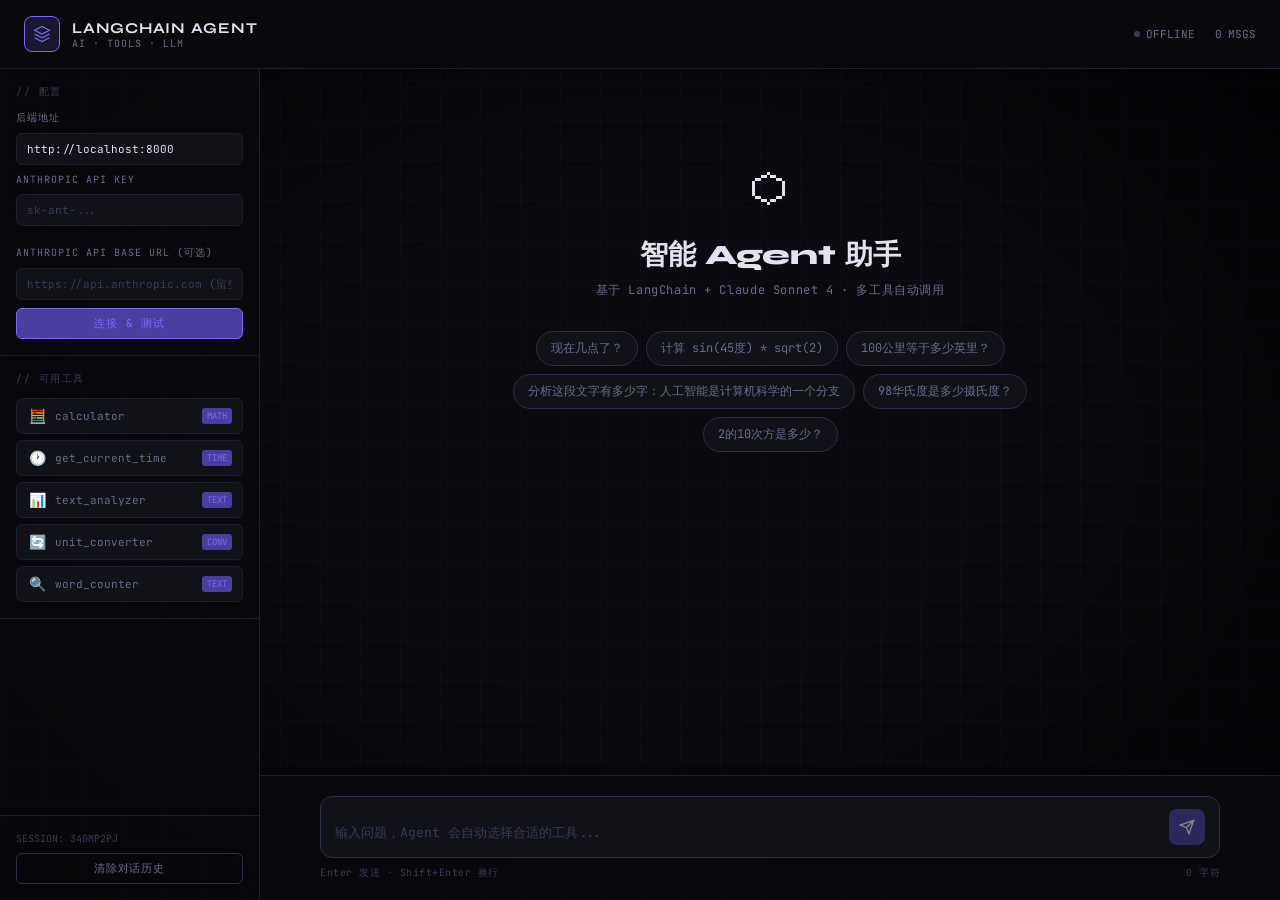
<file: index.html>
<!DOCTYPE html>
<html lang="zh-CN">
<head>
<meta charset="UTF-8">
<meta name="viewport" content="width=device-width, initial-scale=1.0">
<title>LangChain Agent · 智能助手</title>
<link rel="preconnect" href="https://fonts.googleapis.com">
<link href="https://fonts.googleapis.com/css2?family=JetBrains+Mono:wght@300;400;500;600&family=Syne:wght@400;600;700;800&display=swap" rel="stylesheet">
<style>
  :root {
    --bg: #0a0a0f;
    --surface: #111118;
    --border: #1e1e2e;
    --border-bright: #2d2d45;
    --accent: #7c6af7;
    --accent-dim: #4a3fa0;
    --accent-glow: rgba(124, 106, 247, 0.15);
    --green: #00d4aa;
    --green-dim: rgba(0, 212, 170, 0.1);
    --amber: #f5a623;
    --red: #ff5f5f;
    --text: #e2e2f0;
    --text-dim: #6b6b8a;
    --text-muted: #3a3a55;
    --mono: 'JetBrains Mono', monospace;
    --sans: 'Syne', sans-serif;
  }

  *, *::before, *::after { box-sizing: border-box; margin: 0; padding: 0; }

  body {
    font-family: var(--mono);
    background: var(--bg);
    color: var(--text);
    min-height: 100vh;
    display: flex;
    flex-direction: column;
    overflow: hidden;
  }

  /* Grid background */
  body::before {
    content: '';
    position: fixed;
    inset: 0;
    background-image:
      linear-gradient(rgba(124,106,247,0.04) 1px, transparent 1px),
      linear-gradient(90deg, rgba(124,106,247,0.04) 1px, transparent 1px);
    background-size: 40px 40px;
    pointer-events: none;
    z-index: 0;
  }

  /* Vignette */
  body::after {
    content: '';
    position: fixed;
    inset: 0;
    background: radial-gradient(ellipse at center, transparent 40%, rgba(0,0,0,0.8) 100%);
    pointer-events: none;
    z-index: 0;
  }

  /* Header */
  header {
    position: relative;
    z-index: 10;
    display: flex;
    align-items: center;
    justify-content: space-between;
    padding: 16px 24px;
    border-bottom: 1px solid var(--border);
    background: rgba(10,10,15,0.9);
    backdrop-filter: blur(10px);
  }

  .logo {
    display: flex;
    align-items: center;
    gap: 12px;
  }

  .logo-icon {
    width: 36px;
    height: 36px;
    border: 1.5px solid var(--accent);
    border-radius: 8px;
    display: flex;
    align-items: center;
    justify-content: center;
    position: relative;
    overflow: hidden;
  }

  .logo-icon::before {
    content: '';
    position: absolute;
    inset: 0;
    background: var(--accent-glow);
  }

  .logo-icon svg {
    width: 18px;
    height: 18px;
    stroke: var(--accent);
    fill: none;
    stroke-width: 1.5;
    position: relative;
    z-index: 1;
  }

  .logo-text {
    display: flex;
    flex-direction: column;
  }

  .logo-title {
    font-family: var(--sans);
    font-size: 15px;
    font-weight: 700;
    color: var(--text);
    letter-spacing: 0.05em;
  }

  .logo-sub {
    font-size: 10px;
    color: var(--text-dim);
    letter-spacing: 0.1em;
    text-transform: uppercase;
  }

  .status-bar {
    display: flex;
    align-items: center;
    gap: 20px;
  }

  .status-item {
    display: flex;
    align-items: center;
    gap: 6px;
    font-size: 11px;
    color: var(--text-dim);
  }

  .status-dot {
    width: 6px;
    height: 6px;
    border-radius: 50%;
    background: var(--text-muted);
    transition: background 0.3s;
  }

  .status-dot.active { background: var(--green); box-shadow: 0 0 6px var(--green); animation: pulse 2s infinite; }
  .status-dot.error { background: var(--red); }
  .status-dot.pending { background: var(--amber); }

  @keyframes pulse {
    0%, 100% { opacity: 1; }
    50% { opacity: 0.4; }
  }

  /* Config panel */
  .config-btn {
    display: flex;
    align-items: center;
    gap: 6px;
    padding: 6px 14px;
    border: 1px solid var(--border-bright);
    border-radius: 6px;
    background: transparent;
    color: var(--text-dim);
    font-family: var(--mono);
    font-size: 11px;
    cursor: pointer;
    transition: all 0.2s;
    text-transform: uppercase;
    letter-spacing: 0.08em;
  }

  .config-btn:hover {
    border-color: var(--accent);
    color: var(--accent);
    background: var(--accent-glow);
  }

  /* Main layout */
  .app {
    position: relative;
    z-index: 1;
    display: flex;
    flex: 1;
    overflow: hidden;
    height: calc(100vh - 65px);
  }

  /* Sidebar */
  .sidebar {
    width: 260px;
    border-right: 1px solid var(--border);
    display: flex;
    flex-direction: column;
    background: rgba(10,10,15,0.6);
    flex-shrink: 0;
  }

  .sidebar-section {
    padding: 16px;
    border-bottom: 1px solid var(--border);
  }

  .sidebar-title {
    font-size: 10px;
    text-transform: uppercase;
    letter-spacing: 0.15em;
    color: var(--text-muted);
    margin-bottom: 12px;
  }

  /* API Key input */
  .api-key-group {
    display: flex;
    flex-direction: column;
    gap: 8px;
  }

  .field-label {
    font-size: 10px;
    color: var(--text-dim);
    text-transform: uppercase;
    letter-spacing: 0.1em;
  }

  .field-input {
    width: 100%;
    padding: 8px 10px;
    background: var(--surface);
    border: 1px solid var(--border);
    border-radius: 6px;
    color: var(--text);
    font-family: var(--mono);
    font-size: 11px;
    outline: none;
    transition: border-color 0.2s;
  }

  .field-input:focus { border-color: var(--accent); }
  .field-input::placeholder { color: var(--text-muted); }

  .save-btn {
    padding: 7px;
    background: var(--accent-dim);
    border: 1px solid var(--accent);
    border-radius: 6px;
    color: var(--accent);
    font-family: var(--mono);
    font-size: 11px;
    cursor: pointer;
    text-align: center;
    transition: all 0.2s;
    text-transform: uppercase;
    letter-spacing: 0.08em;
  }

  .save-btn:hover { background: var(--accent); color: #fff; }

  /* Tools list */
  .tools-list {
    display: flex;
    flex-direction: column;
    gap: 6px;
  }

  .tool-item {
    display: flex;
    align-items: center;
    gap: 8px;
    padding: 8px 10px;
    background: var(--surface);
    border: 1px solid var(--border);
    border-radius: 6px;
    transition: all 0.2s;
  }

  .tool-item:hover { border-color: var(--border-bright); }

  .tool-item.active-tool {
    border-color: var(--green);
    background: var(--green-dim);
    animation: tool-flash 0.5s ease-out;
  }

  @keyframes tool-flash {
    0% { border-color: var(--green); background: rgba(0,212,170,0.3); }
    100% { border-color: var(--green); background: var(--green-dim); }
  }

  .tool-icon {
    font-size: 14px;
    width: 20px;
    text-align: center;
  }

  .tool-name {
    font-size: 11px;
    color: var(--text-dim);
    flex: 1;
  }

  .tool-badge {
    font-size: 9px;
    padding: 2px 5px;
    background: var(--accent-dim);
    border-radius: 3px;
    color: var(--accent);
    text-transform: uppercase;
  }

  /* Session info */
  .session-info {
    margin-top: auto;
    padding: 16px;
    border-top: 1px solid var(--border);
  }

  .session-id {
    font-size: 10px;
    color: var(--text-muted);
    margin-bottom: 8px;
  }

  .clear-btn {
    width: 100%;
    padding: 7px;
    background: transparent;
    border: 1px solid var(--border-bright);
    border-radius: 6px;
    color: var(--text-dim);
    font-family: var(--mono);
    font-size: 11px;
    cursor: pointer;
    transition: all 0.2s;
    text-transform: uppercase;
    letter-spacing: 0.08em;
  }

  .clear-btn:hover { border-color: var(--red); color: var(--red); background: rgba(255,95,95,0.05); }

  /* Chat area */
  .chat-container {
    flex: 1;
    display: flex;
    flex-direction: column;
    overflow: hidden;
  }

  .messages {
    flex: 1;
    overflow-y: auto;
    padding: 24px;
    display: flex;
    flex-direction: column;
    gap: 20px;
    scroll-behavior: smooth;
  }

  .messages::-webkit-scrollbar { width: 4px; }
  .messages::-webkit-scrollbar-track { background: transparent; }
  .messages::-webkit-scrollbar-thumb { background: var(--border-bright); border-radius: 2px; }

  /* Welcome */
  .welcome {
    text-align: center;
    padding: 60px 20px;
    animation: fadeUp 0.6s ease;
  }

  .welcome-glyph {
    font-size: 48px;
    margin-bottom: 20px;
    display: block;
  }

  .welcome-title {
    font-family: var(--sans);
    font-size: 28px;
    font-weight: 800;
    color: var(--text);
    margin-bottom: 8px;
  }

  .welcome-sub {
    font-size: 12px;
    color: var(--text-dim);
    margin-bottom: 32px;
    letter-spacing: 0.05em;
  }

  .suggestions {
    display: flex;
    flex-wrap: wrap;
    gap: 8px;
    justify-content: center;
    max-width: 600px;
    margin: 0 auto;
  }

  .suggestion-chip {
    padding: 8px 14px;
    border: 1px solid var(--border-bright);
    border-radius: 20px;
    font-size: 12px;
    color: var(--text-dim);
    cursor: pointer;
    transition: all 0.2s;
    background: var(--surface);
  }

  .suggestion-chip:hover {
    border-color: var(--accent);
    color: var(--accent);
    background: var(--accent-glow);
  }

  /* Messages */
  .message {
    display: flex;
    gap: 12px;
    animation: fadeUp 0.3s ease;
    max-width: 900px;
  }

  @keyframes fadeUp {
    from { opacity: 0; transform: translateY(12px); }
    to { opacity: 1; transform: translateY(0); }
  }

  .message.user { flex-direction: row-reverse; margin-left: auto; }

  .avatar {
    width: 32px;
    height: 32px;
    border-radius: 8px;
    display: flex;
    align-items: center;
    justify-content: center;
    font-size: 14px;
    flex-shrink: 0;
    border: 1px solid var(--border);
  }

  .avatar.user { background: var(--accent-dim); border-color: var(--accent); }
  .avatar.agent { background: var(--surface); border-color: var(--border-bright); }

  .message-body { flex: 1; }
  .message.user .message-body { text-align: right; }

  .message-meta {
    font-size: 10px;
    color: var(--text-muted);
    margin-bottom: 5px;
    text-transform: uppercase;
    letter-spacing: 0.08em;
  }

  .message-bubble {
    display: inline-block;
    max-width: 100%;
    padding: 12px 16px;
    border-radius: 10px;
    font-size: 13px;
    line-height: 1.6;
    text-align: left;
    white-space: pre-wrap;
    word-break: break-word;
  }

  .message.user .message-bubble {
    background: var(--accent-dim);
    border: 1px solid var(--accent);
    color: var(--text);
    border-radius: 10px 2px 10px 10px;
  }

  .message.agent .message-bubble {
    background: var(--surface);
    border: 1px solid var(--border-bright);
    color: var(--text);
    border-radius: 2px 10px 10px 10px;
  }

  /* Tool steps */
  .tool-steps {
    margin-top: 10px;
    display: flex;
    flex-direction: column;
    gap: 6px;
  }

  .tool-step {
    padding: 10px 12px;
    background: rgba(0,0,0,0.3);
    border: 1px solid var(--border);
    border-left: 3px solid var(--green);
    border-radius: 4px;
    font-size: 11px;
    color: var(--text-dim);
  }

  .tool-step-header {
    display: flex;
    align-items: center;
    gap: 8px;
    margin-bottom: 4px;
  }

  .tool-step-name {
    color: var(--green);
    font-weight: 600;
    text-transform: uppercase;
    letter-spacing: 0.05em;
  }

  .tool-step-input { color: var(--text-muted); font-size: 10px; }
  .tool-step-output { color: var(--text-dim); margin-top: 4px; }

  /* Thinking indicator */
  .thinking {
    display: flex;
    align-items: center;
    gap: 8px;
    padding: 12px 16px;
    background: var(--surface);
    border: 1px solid var(--border-bright);
    border-radius: 2px 10px 10px 10px;
    font-size: 12px;
    color: var(--text-dim);
  }

  .thinking-dots {
    display: flex;
    gap: 4px;
  }

  .thinking-dots span {
    width: 5px;
    height: 5px;
    border-radius: 50%;
    background: var(--accent);
    animation: dot-bounce 1.2s infinite;
  }

  .thinking-dots span:nth-child(2) { animation-delay: 0.2s; }
  .thinking-dots span:nth-child(3) { animation-delay: 0.4s; }

  @keyframes dot-bounce {
    0%, 80%, 100% { transform: translateY(0); opacity: 0.4; }
    40% { transform: translateY(-5px); opacity: 1; }
  }

  /* Input area */
  .input-area {
    padding: 20px 24px;
    border-top: 1px solid var(--border);
    background: rgba(10,10,15,0.9);
    backdrop-filter: blur(10px);
  }

  .input-wrapper {
    display: flex;
    gap: 10px;
    align-items: flex-end;
    max-width: 900px;
    margin: 0 auto;
    padding: 12px 14px;
    border: 1px solid var(--border-bright);
    border-radius: 12px;
    background: var(--surface);
    transition: border-color 0.2s;
  }

  .input-wrapper:focus-within { border-color: var(--accent); }

  #user-input {
    flex: 1;
    background: transparent;
    border: none;
    outline: none;
    color: var(--text);
    font-family: var(--mono);
    font-size: 13px;
    line-height: 1.5;
    resize: none;
    min-height: 22px;
    max-height: 120px;
    overflow-y: auto;
  }

  #user-input::placeholder { color: var(--text-muted); }

  #user-input::-webkit-scrollbar { width: 3px; }
  #user-input::-webkit-scrollbar-thumb { background: var(--border-bright); }

  .send-btn {
    width: 36px;
    height: 36px;
    border-radius: 8px;
    background: var(--accent);
    border: none;
    cursor: pointer;
    display: flex;
    align-items: center;
    justify-content: center;
    transition: all 0.2s;
    flex-shrink: 0;
  }

  .send-btn:hover { background: #9585ff; transform: scale(1.05); }
  .send-btn:disabled { background: var(--accent-dim); cursor: not-allowed; transform: none; opacity: 0.5; }

  .send-btn svg {
    width: 16px;
    height: 16px;
    stroke: white;
    fill: none;
    stroke-width: 2;
  }

  .input-footer {
    display: flex;
    justify-content: space-between;
    align-items: center;
    margin-top: 8px;
    max-width: 900px;
    margin-left: auto;
    margin-right: auto;
  }

  .input-hint {
    font-size: 10px;
    color: var(--text-muted);
    letter-spacing: 0.05em;
  }

  /* Error toast */
  .toast {
    position: fixed;
    bottom: 100px;
    right: 24px;
    padding: 12px 16px;
    background: var(--surface);
    border: 1px solid var(--red);
    border-radius: 8px;
    font-size: 12px;
    color: var(--red);
    z-index: 100;
    animation: slideIn 0.3s ease;
    max-width: 320px;
  }

  @keyframes slideIn {
    from { opacity: 0; transform: translateX(20px); }
    to { opacity: 1; transform: translateX(0); }
  }

  /* Server config panel */
  .server-field-row {
    display: flex;
    gap: 8px;
    align-items: flex-end;
  }

  .server-field-row .field-input { flex: 1; }
</style>
</head>
<body>

<header>
  <div class="logo">
    <div class="logo-icon">
      <svg viewBox="0 0 24 24"><path d="M12 2L2 7l10 5 10-5-10-5zM2 17l10 5 10-5M2 12l10 5 10-5"/></svg>
    </div>
    <div class="logo-text">
      <div class="logo-title">LANGCHAIN AGENT</div>
      <div class="logo-sub">AI · Tools · LLM</div>
    </div>
  </div>

  <div class="status-bar">
    <div class="status-item">
      <div class="status-dot" id="conn-dot"></div>
      <span id="conn-label">OFFLINE</span>
    </div>
    <div class="status-item">
      <span id="msg-count">0</span> MSGS
    </div>
  </div>
</header>

<div class="app">
  <!-- Sidebar -->
  <div class="sidebar">
    <div class="sidebar-section">
      <div class="sidebar-title">// 配置</div>

      <div class="api-key-group">
        <div class="field-label">后端地址</div>
        <div class="server-field-row">
          <input class="field-input" id="server-url" type="text" value="http://localhost:8000" placeholder="http://localhost:8000">
        </div>

        <div class="field-label">Anthropic API Key</div>
        <input class="field-input" id="api-key-input" type="password" placeholder="sk-ant-...">

        <div class="field-label" style="margin-top: 12px;">Anthropic API Base URL (可选)</div>
        <input class="field-input" id="base-url-input" type="text" placeholder="https://api.anthropic.com (留空使用默认)">

        <button class="save-btn" onclick="saveConfig()">连接 &amp; 测试</button>
      </div>
    </div>

    <div class="sidebar-section">
      <div class="sidebar-title">// 可用工具</div>
      <div class="tools-list" id="tools-list">
        <div class="tool-item">
          <span class="tool-icon">🧮</span>
          <span class="tool-name">calculator</span>
          <span class="tool-badge">math</span>
        </div>
        <div class="tool-item">
          <span class="tool-icon">🕐</span>
          <span class="tool-name">get_current_time</span>
          <span class="tool-badge">time</span>
        </div>
        <div class="tool-item">
          <span class="tool-icon">📊</span>
          <span class="tool-name">text_analyzer</span>
          <span class="tool-badge">text</span>
        </div>
        <div class="tool-item">
          <span class="tool-icon">🔄</span>
          <span class="tool-name">unit_converter</span>
          <span class="tool-badge">conv</span>
        </div>
        <div class="tool-item">
          <span class="tool-icon">🔍</span>
          <span class="tool-name">word_counter</span>
          <span class="tool-badge">text</span>
        </div>
      </div>
    </div>

    <div class="session-info">
      <div class="session-id">SESSION: <span id="session-display"></span></div>
      <button class="clear-btn" onclick="clearSession()">清除对话历史</button>
    </div>
  </div>

  <!-- Chat -->
  <div class="chat-container">
    <div class="messages" id="messages">
      <div class="welcome" id="welcome">
        <span class="welcome-glyph">⬡</span>
        <div class="welcome-title">智能 Agent 助手</div>
        <div class="welcome-sub">基于 LangChain + Claude Sonnet 4 · 多工具自动调用</div>
        <div class="suggestions">
          <div class="suggestion-chip" onclick="sendSuggestion(this)">现在几点了？</div>
          <div class="suggestion-chip" onclick="sendSuggestion(this)">计算 sin(45度) * sqrt(2)</div>
          <div class="suggestion-chip" onclick="sendSuggestion(this)">100公里等于多少英里？</div>
          <div class="suggestion-chip" onclick="sendSuggestion(this)">分析这段文字有多少字：人工智能是计算机科学的一个分支</div>
          <div class="suggestion-chip" onclick="sendSuggestion(this)">98华氏度是多少摄氏度？</div>
          <div class="suggestion-chip" onclick="sendSuggestion(this)">2的10次方是多少？</div>
        </div>
      </div>
    </div>

    <div class="input-area">
      <div class="input-wrapper">
        <textarea id="user-input" rows="1" placeholder="输入问题，Agent 会自动选择合适的工具..."></textarea>
        <button class="send-btn" id="send-btn" onclick="sendMessage()" disabled>
          <svg viewBox="0 0 24 24"><line x1="22" y1="2" x2="11" y2="13"/><polygon points="22 2 15 22 11 13 2 9 22 2"/></svg>
        </button>
      </div>
      <div class="input-footer">
        <span class="input-hint">Enter 发送 · Shift+Enter 换行</span>
        <span class="input-hint" id="typing-count">0 字符</span>
      </div>
    </div>
  </div>
</div>

<script>
// State
let apiKey = '';
let baseUrl = '';
let serverUrl = 'http://localhost:8000';
let sessionId = 'session_' + Math.random().toString(36).substr(2, 8);
let msgCount = 0;
let isConnected = false;
let activeTools = new Set();

document.getElementById('session-display').textContent = sessionId.split('_')[1].toUpperCase();

// Auto-resize textarea
const textarea = document.getElementById('user-input');
textarea.addEventListener('input', () => {
  textarea.style.height = 'auto';
  textarea.style.height = Math.min(textarea.scrollHeight, 120) + 'px';
  document.getElementById('typing-count').textContent = textarea.value.length + ' 字符';
});

textarea.addEventListener('keydown', (e) => {
  if (e.key === 'Enter' && !e.shiftKey) {
    e.preventDefault();
    if (!document.getElementById('send-btn').disabled) sendMessage();
  }
});

// Config
async function saveConfig() {
  serverUrl = document.getElementById('server-url').value.trim() || 'http://localhost:8000';
  apiKey = document.getElementById('api-key-input').value.trim();
  baseUrl = document.getElementById('base-url-input').value.trim();

  try {
    const resp = await fetch(serverUrl + '/health');
    if (resp.ok) {
      setStatus('active');
      document.getElementById('send-btn').disabled = false;
      showToast('✓ 连接成功！', 'green');

      // Load tools
      const toolsResp = await fetch(serverUrl + '/tools');
      const toolsData = await toolsResp.json();
      renderToolsList(toolsData.tools);
      isConnected = true;
    }
  } catch (e) {
    setStatus('error');
    showToast('✗ 无法连接到后端，请检查服务是否启动', 'red');
  }
}

function renderToolsList(tools) {
  const icons = { calculator: '🧮', get_current_time: '🕐', text_analyzer: '📊', unit_converter: '🔄', word_counter: '🔍' };
  const badges = { calculator: 'math', get_current_time: 'time', text_analyzer: 'text', unit_converter: 'conv', word_counter: 'text' };
  const container = document.getElementById('tools-list');
  container.innerHTML = tools.map(t => `
    <div class="tool-item" id="tool-${t.name}" title="${t.description}">
      <span class="tool-icon">${icons[t.name] || '🔧'}</span>
      <span class="tool-name">${t.name}</span>
      <span class="tool-badge">${badges[t.name] || 'fn'}</span>
    </div>
  `).join('');
}

function setStatus(state) {
  const dot = document.getElementById('conn-dot');
  const label = document.getElementById('conn-label');
  dot.className = 'status-dot ' + state;
  if (state === 'active') label.textContent = 'ONLINE';
  else if (state === 'error') label.textContent = 'ERROR';
  else if (state === 'pending') label.textContent = 'LOADING';
  else label.textContent = 'OFFLINE';
}

// Send
async function sendMessage() {
  const input = textarea.value.trim();
  if (!input) return;

  // Check API key
  if (!apiKey) {
    showToast('请先输入 Anthropic API Key', 'amber');
    return;
  }

  if (!isConnected) {
    showToast('请先配置并连接后端服务', 'amber');
    return;
  }

  // Hide welcome
  const welcome = document.getElementById('welcome');
  if (welcome) welcome.remove();

  // Add user message
  appendMessage('user', input);
  textarea.value = '';
  textarea.style.height = 'auto';
  document.getElementById('typing-count').textContent = '0 字符';
  document.getElementById('send-btn').disabled = true;

  // Thinking indicator
  const thinkingId = appendThinking();
  setStatus('pending');

  try {
    const resp = await fetch(serverUrl + '/chat', {
      method: 'POST',
      headers: { 'Content-Type': 'application/json' },
      body: JSON.stringify({
        message: input,
        session_id: sessionId,
        api_key: apiKey,
        base_url: baseUrl || null
      })
    });

    if (!resp.ok) {
      const err = await resp.json();
      throw new Error(err.detail || '请求失败');
    }

    const data = await resp.json();
    removeThinking(thinkingId);

    // Flash used tools
    if (data.steps && data.steps.length > 0) {
      data.steps.forEach(step => {
        const el = document.getElementById('tool-' + step.tool);
        if (el) {
          el.classList.add('active-tool');
          setTimeout(() => el.classList.remove('active-tool'), 2000);
        }
      });
    }

    appendMessage('agent', data.response, data.steps);
    setStatus('active');
    msgCount++;
    document.getElementById('msg-count').textContent = msgCount;

  } catch (e) {
    removeThinking(thinkingId);
    appendMessage('agent', '⚠️ 错误: ' + e.message);
    setStatus('error');
  }

  document.getElementById('send-btn').disabled = false;
  scrollToBottom();
}

function sendSuggestion(el) {
  textarea.value = el.textContent;
  sendMessage();
}

// Message rendering
function appendMessage(role, text, steps) {
  const container = document.getElementById('messages');
  const div = document.createElement('div');
  div.className = 'message ' + role;

  const time = new Date().toLocaleTimeString('zh-CN', { hour: '2-digit', minute: '2-digit', second: '2-digit' });
  const avatar = role === 'user' ? '👤' : '⬡';
  const label = role === 'user' ? 'YOU' : 'AGENT';

  let stepsHTML = '';
  if (steps && steps.length > 0) {
    stepsHTML = `<div class="tool-steps">` + steps.map(s => `
      <div class="tool-step">
        <div class="tool-step-header">
          <span>⚙</span>
          <span class="tool-step-name">${s.tool}</span>
          <span class="tool-step-input">← ${JSON.stringify(s.input)}</span>
        </div>
        <div class="tool-step-output">${s.output}</div>
      </div>
    `).join('') + `</div>`;
  }

  div.innerHTML = `
    <div class="avatar ${role}">${avatar}</div>
    <div class="message-body">
      <div class="message-meta">${label} · ${time}</div>
      <div class="message-bubble">${escapeHtml(text)}</div>
      ${stepsHTML}
    </div>
  `;

  container.appendChild(div);
  scrollToBottom();
}

function appendThinking() {
  const id = 'thinking-' + Date.now();
  const container = document.getElementById('messages');
  const div = document.createElement('div');
  div.id = id;
  div.className = 'message agent';
  div.innerHTML = `
    <div class="avatar agent">⬡</div>
    <div class="message-body">
      <div class="message-meta">AGENT · 思考中</div>
      <div class="thinking">
        <span>Agent 正在处理</span>
        <div class="thinking-dots"><span></span><span></span><span></span></div>
      </div>
    </div>
  `;
  container.appendChild(div);
  scrollToBottom();
  return id;
}

function removeThinking(id) {
  const el = document.getElementById(id);
  if (el) el.remove();
}

function scrollToBottom() {
  const container = document.getElementById('messages');
  container.scrollTop = container.scrollHeight;
}

function escapeHtml(text) {
  return text
    .replace(/&/g, '&amp;')
    .replace(/</g, '&lt;')
    .replace(/>/g, '&gt;')
    .replace(/"/g, '&quot;');
}

// Toast
function showToast(msg, color = 'red') {
  const existing = document.querySelector('.toast');
  if (existing) existing.remove();

  const toast = document.createElement('div');
  toast.className = 'toast';
  toast.style.borderColor = color === 'green' ? 'var(--green)' : color === 'amber' ? 'var(--amber)' : 'var(--red)';
  toast.style.color = color === 'green' ? 'var(--green)' : color === 'amber' ? 'var(--amber)' : 'var(--red)';
  toast.textContent = msg;
  document.body.appendChild(toast);
  setTimeout(() => toast.remove(), 3500);
}

// Clear session
async function clearSession() {
  try {
    if (isConnected) {
      await fetch(serverUrl + '/chat/' + sessionId, { method: 'DELETE' });
    }
  } catch (e) {}

  // Reset
  sessionId = 'session_' + Math.random().toString(36).substr(2, 8);
  document.getElementById('session-display').textContent = sessionId.split('_')[1].toUpperCase();
  msgCount = 0;
  document.getElementById('msg-count').textContent = 0;

  const container = document.getElementById('messages');
  container.innerHTML = `
    <div class="welcome" id="welcome">
      <span class="welcome-glyph">⬡</span>
      <div class="welcome-title">对话已清除</div>
      <div class="welcome-sub">开始新的对话</div>
      <div class="suggestions">
        <div class="suggestion-chip" onclick="sendSuggestion(this)">现在几点了？</div>
        <div class="suggestion-chip" onclick="sendSuggestion(this)">计算 sin(45度) * sqrt(2)</div>
        <div class="suggestion-chip" onclick="sendSuggestion(this)">100公里等于多少英里？</div>
        <div class="suggestion-chip" onclick="sendSuggestion(this)">分析这段文字有多少字：人工智能是计算机科学的一个分支</div>
      </div>
    </div>
  `;
}
</script>
</body>
</html>
</file>
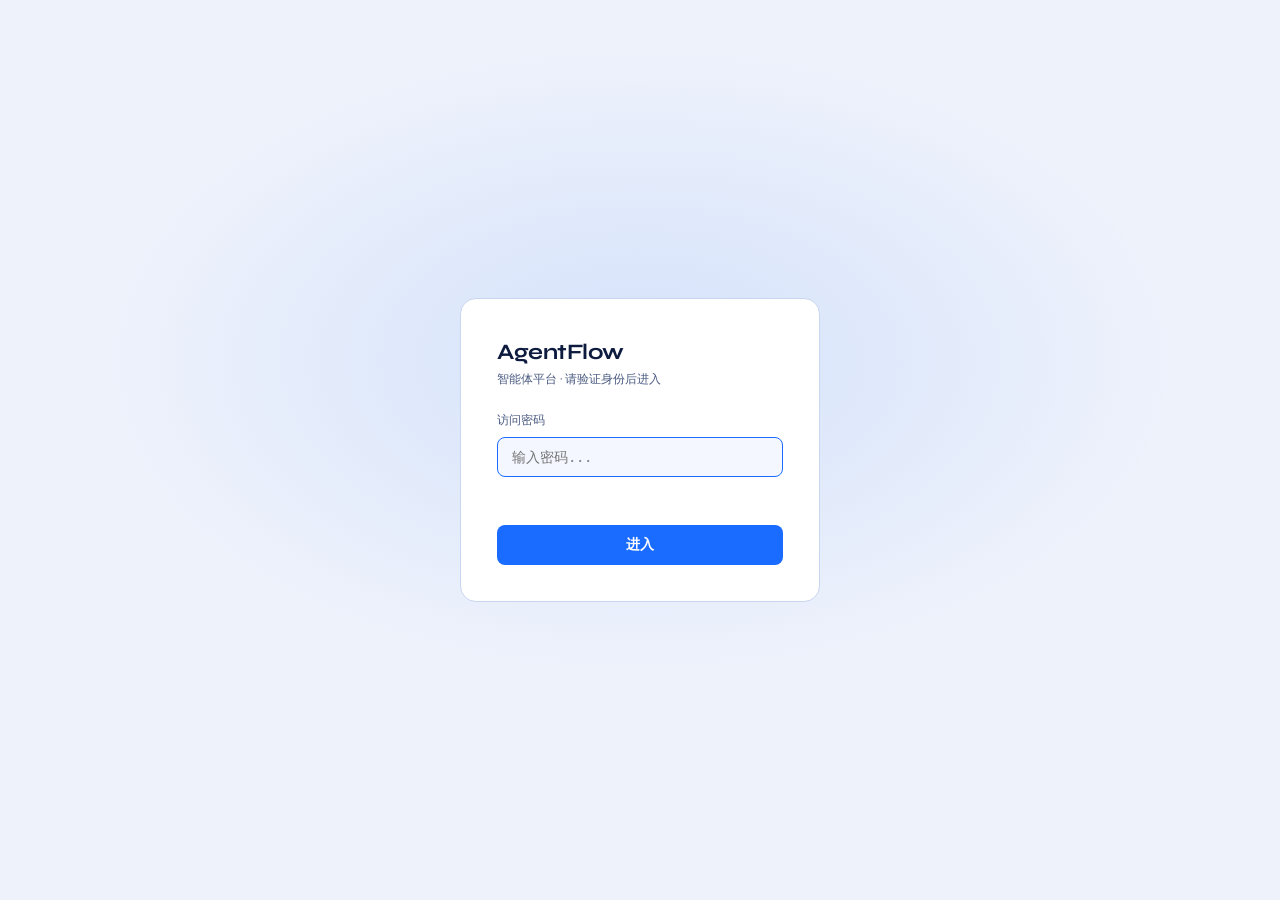
<file: files/index.html>
<!DOCTYPE html>
<html lang="zh-CN">
<head>
<meta charset="UTF-8">
<meta name="viewport" content="width=device-width, initial-scale=1.0">
<title>AgentFlow · 智能体平台</title>
<link rel="preconnect" href="https://fonts.googleapis.com">
<link href="https://fonts.googleapis.com/css2?family=Syne:wght@400;600;700;800&family=DM+Mono:wght@300;400;500&family=DM+Sans:wght@300;400;500;600&display=swap" rel="stylesheet">
<link rel="stylesheet" href="assets/styles.css" /></head>
<body>

<!-- ══ LOGIN PAGE ══ -->
<div id="login-page">
  <div class="login-box">
    <div class="login-logo">
      <div class="login-logo-title">AgentFlow</div>
      <div class="login-logo-sub">智能体平台 · 请验证身份后进入</div>
    </div>
    <div class="login-field">
      <label>访问密码</label>
      <input class="login-input" id="login-pwd" type="password" placeholder="输入密码..." autocomplete="new-password" onkeydown="if(event.key==='Enter')doLogin()" autofocus />
      <div class="login-error" id="login-error"></div>
    </div>
    <button class="login-btn" onclick="doLogin()">进入</button>
  </div>
</div>

<!-- ── 设置 Modal（API Key / Base URL） ── -->
<div id="settings-modal" style="display:none;position:fixed;inset:0;z-index:9999;background:rgba(0,0,0,0.45);align-items:center;justify-content:center;">
  <div style="background:#fff;border-radius:12px;padding:28px 32px;width:460px;max-width:90vw;box-shadow:0 20px 50px rgba(0,0,0,0.25);">
    <div style="font-size:18px;font-weight:600;margin-bottom:6px;">模型连接设置</div>
    <div style="font-size:13px;color:#888;margin-bottom:20px;">Key 仅保存在你本机浏览器，每次请求直接传给后端，服务器不落盘。</div>
    <div style="margin-bottom:14px;">
      <label style="display:block;font-size:13px;color:#333;margin-bottom:6px;font-weight:500;">API Key</label>
      <input id="settings-api-key" type="password" placeholder="sk-..." style="width:100%;padding:9px 12px;border:1px solid #ddd;border-radius:6px;font-size:13px;box-sizing:border-box;" />
    </div>
    <div style="margin-bottom:14px;">
      <label style="display:block;font-size:13px;color:#333;margin-bottom:6px;font-weight:500;">Base URL</label>
      <input id="settings-base-url" type="text" placeholder="https://api.openai.com/v1" style="width:100%;padding:9px 12px;border:1px solid #ddd;border-radius:6px;font-size:13px;box-sizing:border-box;" />
    </div>
    <div id="settings-error" style="color:#c33;font-size:12px;margin-bottom:12px;display:none;"></div>
    <div style="display:flex;gap:10px;justify-content:flex-end;">
      <button onclick="closeSettings()" style="padding:8px 18px;border:1px solid #ddd;background:#fff;border-radius:6px;cursor:pointer;font-size:13px;">取消</button>
      <button onclick="saveSettings()" style="padding:8px 18px;border:none;background:#1f6feb;color:#fff;border-radius:6px;cursor:pointer;font-size:13px;">保存</button>
    </div>
  </div>
</div>


<!-- ══ NAV ══ -->
<nav class="nav">
  <div class="nav-logo">
    <div class="nav-logo-icon">⬡</div>
    <div>
      <div class="nav-logo-text">AgentFlow</div>
      <div class="nav-logo-sub">LangGraph Platform</div>
    </div>
  </div>

  <div class="nav-section">工作台</div>
  <div class="nav-item active" onclick="showPage('home',this)">
    <svg class="nav-item-icon" viewBox="0 0 24 24" fill="none" stroke="currentColor" stroke-width="1.8"><rect x="3" y="3" width="7" height="7" rx="1"/><rect x="14" y="3" width="7" height="7" rx="1"/><rect x="3" y="14" width="7" height="7" rx="1"/><rect x="14" y="14" width="7" height="7" rx="1"/></svg>
    概览
  </div>
  <div class="nav-item" onclick="showPage('workflow',this)">
    <svg class="nav-item-icon" viewBox="0 0 24 24" fill="none" stroke="currentColor" stroke-width="1.8"><circle cx="5" cy="12" r="2"/><circle cx="19" cy="5" r="2"/><circle cx="19" cy="19" r="2"/><path d="M7 12h4l4-5M7 12l4 5 4-2"/></svg>
    工作流
    <span class="nav-badge" id="wf-count">0</span>
  </div>
  <div class="nav-item" onclick="showPage('kb',this)">
    <svg class="nav-item-icon" viewBox="0 0 24 24" fill="none" stroke="currentColor" stroke-width="1.8"><path d="M4 19.5A2.5 2.5 0 0 1 6.5 17H20"/><path d="M6.5 2H20v20H6.5A2.5 2.5 0 0 1 4 19.5v-15A2.5 2.5 0 0 1 6.5 2z"/></svg>
    知识库
    <span class="nav-badge" id="kb-count">0</span>
  </div>
  <div class="nav-item" onclick="showPage('agent',this)">
    <svg class="nav-item-icon" viewBox="0 0 24 24" fill="none" stroke="currentColor" stroke-width="1.8"><path d="M12 2a4 4 0 0 1 4 4v2a4 4 0 0 1-8 0V6a4 4 0 0 1 4-4z"/><path d="M20 21v-2a4 4 0 0 0-4-4H8a4 4 0 0 0-4 4v2"/></svg>
    智能体
    <span class="nav-badge" id="agent-count">0</span>
  </div>
  <div class="nav-item" onclick="showPage('chat',this)">
    <svg class="nav-item-icon" viewBox="0 0 24 24" fill="none" stroke="currentColor" stroke-width="1.8"><path d="M21 15a2 2 0 0 1-2 2H7l-4 4V5a2 2 0 0 1 2-2h14a2 2 0 0 1 2 2z"/></svg>
    对话测试
  </div>

  <div class="nav-section">工具</div>
  <div class="nav-item" onclick="showPage('tools',this)">
    <svg class="nav-item-icon" viewBox="0 0 24 24" fill="none" stroke="currentColor" stroke-width="1.8"><path d="M14.7 6.3a1 1 0 0 0 0 1.4l1.6 1.6a1 1 0 0 0 1.4 0l3.77-3.77a6 6 0 0 1-7.94 7.94l-6.91 6.91a2.12 2.12 0 0 1-3-3l6.91-6.91a6 6 0 0 1 7.94-7.94l-3.76 3.76z"/></svg>
    工具列表
  </div>
  <div class="nav-item" onclick="openSettings()">
    <svg class="nav-item-icon" viewBox="0 0 24 24" fill="none" stroke="currentColor" stroke-width="1.8"><circle cx="12" cy="12" r="3"/><path d="M19.4 15a1.65 1.65 0 0 0 .33 1.82l.06.06a2 2 0 0 1 0 2.83 2 2 0 0 1-2.83 0l-.06-.06a1.65 1.65 0 0 0-1.82-.33 1.65 1.65 0 0 0-1 1.51V21a2 2 0 0 1-4 0v-.09a1.65 1.65 0 0 0-1-1.51 1.65 1.65 0 0 0-1.82.33l-.06.06a2 2 0 0 1-2.83 0 2 2 0 0 1 0-2.83l.06-.06a1.65 1.65 0 0 0 .33-1.82 1.65 1.65 0 0 0-1.51-1H3a2 2 0 0 1 0-4h.09a1.65 1.65 0 0 0 1.51-1 1.65 1.65 0 0 0-.33-1.82l-.06-.06a2 2 0 0 1 2.83-2.83l.06.06a1.65 1.65 0 0 0 1.82.33h.01a1.65 1.65 0 0 0 1-1.51V3a2 2 0 0 1 4 0v.09a1.65 1.65 0 0 0 1 1.51 1.65 1.65 0 0 0 1.82-.33l.06-.06a2 2 0 0 1 2.83 2.83l-.06.06a1.65 1.65 0 0 0-.33 1.82v.01a1.65 1.65 0 0 0 1.51 1H21a2 2 0 0 1 0 4h-.09a1.65 1.65 0 0 0-1.51 1z"/></svg>
    设置
  </div>

  <div class="nav-bottom">
    <div class="nav-user">
      <div class="nav-avatar">A</div>
      <div class="nav-user-info">
        <div class="nav-user-name">Admin</div>
        <div class="nav-user-role">LangGraph · Free</div>
      </div>
    </div>
  </div>
</nav>

<!-- ══ MAIN ══ -->
<div class="main">

  <!-- ── PAGE: HOME ── -->
  <div class="page active" id="page-home">
    <div class="home-hero">
      <div class="home-hero-title">AgentFlow 智能体平台</div>
      <div class="home-hero-sub">基于 LangGraph 构建的可视化 AI 工作流平台。<br>创建工作流、管理知识库、测试智能体对话。</div>
      <div class="home-hero-actions">
        <button class="btn btn-primary" onclick="showPage('workflow',document.querySelector('[onclick*=workflow]'))">
          <svg viewBox="0 0 24 24" fill="none" stroke="currentColor" stroke-width="2"><line x1="12" y1="5" x2="12" y2="19"/><line x1="5" y1="12" x2="19" y2="12"/></svg>
          新建工作流
        </button>
        <button class="btn btn-ghost" onclick="showPage('chat',document.querySelector('[onclick*=chat]'))">开始对话</button>
      </div>
    </div>
    <div class="home-stats">
      <div class="stat-card">
        <div class="stat-label">工作流</div>
        <div class="stat-value" id="stat-wf">0</div>
        <div class="stat-sub">已创建</div>
      </div>
      <div class="stat-card">
        <div class="stat-label">知识库</div>
        <div class="stat-value" id="stat-kb">0</div>
        <div class="stat-sub">已创建</div>
      </div>
      <div class="stat-card">
        <div class="stat-label">智能体</div>
        <div class="stat-value" id="stat-agent">0</div>
        <div class="stat-sub">已创建</div>
      </div>
      <div class="stat-card">
        <div class="stat-label">工具</div>
        <div class="stat-value">7</div>
        <div class="stat-sub">可用</div>
      </div>
      <div class="stat-card">
        <div class="stat-label">模型</div>
        <div class="stat-value" style="font-size:16px;padding-top:6px">Claude</div>
        <div class="stat-sub">Sonnet 4.6</div>
      </div>
    </div>
    <div class="home-grid">
      <div class="home-card">
        <div class="home-card-title">
          <svg width="14" height="14" viewBox="0 0 24 24" fill="none" stroke="var(--accent)" stroke-width="2"><circle cx="5" cy="12" r="2"/><circle cx="19" cy="5" r="2"/><circle cx="19" cy="19" r="2"/><path d="M7 12h4l4-5M7 12l4 5 4-2"/></svg>
          快速开始
        </div>
        <div class="quick-item" onclick="openCreateWfModal()">
          <div class="quick-icon" style="background:var(--accent-dim)">⬡</div>
          <div>
            <div class="quick-name">新建工作流</div>
            <div class="quick-desc">可视化节点编排 AI 流程</div>
          </div>
        </div>
        <div class="quick-item" onclick="openCreateKbModal()">
          <div class="quick-icon" style="background:var(--blue-dim)">📚</div>
          <div>
            <div class="quick-name">创建知识库</div>
            <div class="quick-desc">上传文档，构建 RAG 检索</div>
          </div>
        </div>
        <div class="quick-item" onclick="openCreateAgentModal()">
          <div class="quick-icon" style="background:var(--accent-dim)">🤖</div>
          <div>
            <div class="quick-name">创建智能体</div>
            <div class="quick-desc">关联工作流，定制 AI 助手</div>
          </div>
        </div>
        <div class="quick-item" onclick="showPage('chat',document.querySelector('[onclick*=chat]'))">
          <div class="quick-icon" style="background:var(--green-dim)">💬</div>
          <div>
            <div class="quick-name">对话测试</div>
            <div class="quick-desc">直接与 Agent 对话</div>
          </div>
        </div>
      </div>
      <div class="home-card">
        <div class="home-card-title">
          <svg width="14" height="14" viewBox="0 0 24 24" fill="none" stroke="var(--green)" stroke-width="2"><polyline points="22 12 18 12 15 21 9 3 6 12 2 12"/></svg>
          节点类型
        </div>
        <div style="display:flex;flex-direction:column;gap:8px">
          <div style="display:flex;align-items:center;gap:10px;font-size:12px">
            <span style="width:8px;height:8px;border-radius:50%;background:var(--green);flex-shrink:0"></span>
            <span style="color:var(--text2)">开始节点</span>
            <span style="color:var(--text3);margin-left:auto;font-size:10px">工作流入口</span>
          </div>
          <div style="display:flex;align-items:center;gap:10px;font-size:12px">
            <span style="width:8px;height:8px;border-radius:50%;background:var(--accent);flex-shrink:0"></span>
            <span style="color:var(--text2)">LLM 节点</span>
            <span style="color:var(--text3);margin-left:auto;font-size:10px">调用大语言模型</span>
          </div>
          <div style="display:flex;align-items:center;gap:10px;font-size:12px">
            <span style="width:8px;height:8px;border-radius:50%;background:var(--orange);flex-shrink:0"></span>
            <span style="color:var(--text2)">工具节点</span>
            <span style="color:var(--text3);margin-left:auto;font-size:10px">调用内置工具</span>
          </div>
          <div style="display:flex;align-items:center;gap:10px;font-size:12px">
            <span style="width:8px;height:8px;border-radius:50%;background:var(--blue);flex-shrink:0"></span>
            <span style="color:var(--text2)">知识库节点</span>
            <span style="color:var(--text3);margin-left:auto;font-size:10px">RAG 检索增强</span>
          </div>
          <div style="display:flex;align-items:center;gap:10px;font-size:12px">
            <span style="width:8px;height:8px;border-radius:50%;background:var(--red);flex-shrink:0"></span>
            <span style="color:var(--text2)">结束节点</span>
            <span style="color:var(--text3);margin-left:auto;font-size:10px">工作流出口</span>
          </div>
        </div>
      </div>
    </div>
  </div>

  <!-- ── PAGE: WORKFLOW ── -->
  <div class="page" id="page-workflow">
    <div class="topbar">
      <span class="topbar-title">工作流</span>
      <div class="topbar-sep"></div>
      <span class="topbar-sub" id="wf-current-name">未选择</span>
      <div class="topbar-right">
        <button class="btn btn-ghost" onclick="openCreateWfModal()">
          <svg viewBox="0 0 24 24" fill="none" stroke="currentColor" stroke-width="2"><line x1="12" y1="5" x2="12" y2="19"/><line x1="5" y1="12" x2="19" y2="12"/></svg>
          新建
        </button>
        <button class="btn btn-primary" id="wf-save-btn" onclick="saveWorkflow()" disabled>
          <svg viewBox="0 0 24 24" fill="none" stroke="currentColor" stroke-width="2"><path d="M19 21H5a2 2 0 0 1-2-2V5a2 2 0 0 1 2-2h11l5 5v11a2 2 0 0 1-2 2z"/><polyline points="17 21 17 13 7 13 7 21"/><polyline points="7 3 7 8 15 8"/></svg>
          保存
        </button>
      </div>
    </div>
    <div class="wf-layout">
      <!-- List -->
      <div class="wf-list-panel">
        <div class="wf-list-header">
          <span class="wf-list-title">工作流列表</span>
        </div>
        <div class="wf-list-body" id="wf-list">
          <div style="font-size:11px;color:var(--text3);text-align:center;padding:24px 0">暂无工作流</div>
        </div>
      </div>

      <!-- Canvas + Props -->
      <div class="wf-canvas-area">
        <div class="wf-toolbar">
          <span style="font-size:11px;color:var(--text3)">拖拽节点：</span>
          <div class="node-palette">
            <div class="palette-node" draggable="true" data-type="start" ondragstart="onPaletteDrag(event,'start')">
              <span class="palette-dot" style="background:var(--green)"></span>开始
            </div>
            <div class="palette-node" draggable="true" data-type="llm" ondragstart="onPaletteDrag(event,'llm')">
              <span class="palette-dot" style="background:var(--accent)"></span>LLM
            </div>
            <div class="palette-node" draggable="true" data-type="tool" ondragstart="onPaletteDrag(event,'tool')">
              <span class="palette-dot" style="background:var(--orange)"></span>工具
            </div>
            <div class="palette-node" draggable="true" data-type="knowledge" ondragstart="onPaletteDrag(event,'knowledge')">
              <span class="palette-dot" style="background:var(--blue)"></span>知识库
            </div>
            <div class="palette-node" draggable="true" data-type="condition" ondragstart="onPaletteDrag(event,'condition')">
              <span class="palette-dot" style="background:#fbbf24"></span>条件
            </div>
            <div class="palette-node" draggable="true" data-type="end" ondragstart="onPaletteDrag(event,'end')">
              <span class="palette-dot" style="background:var(--red)"></span>结束
            </div>
          </div>
          <div class="wf-toolbar-sep"></div>
          <button class="btn btn-ghost" style="font-size:11px;padding:5px 10px" onclick="clearCanvas()">清空</button>
          <button class="btn btn-ghost" style="font-size:11px;padding:5px 10px" onclick="deleteSelectedNode()">删除选中</button>
          <div class="wf-zoom-controls">
            <button class="wf-zoom-btn" onclick="zoomCanvas(-0.1)" title="缩小">−</button>
            <span class="wf-zoom-label" id="wf-zoom-label">100%</span>
            <button class="wf-zoom-btn" onclick="zoomCanvas(0.1)" title="放大">+</button>
            <button class="wf-zoom-btn" onclick="zoomFit()" title="适应画布" style="font-size:11px;width:auto;padding:0 8px">适应</button>
            <button class="wf-zoom-btn" onclick="zoomReset()" title="重置缩放" style="font-size:11px;width:auto;padding:0 8px">1:1</button>
          </div>
        </div>

        <div style="display:flex;flex:1;overflow:hidden">
          <div class="wf-canvas" id="wf-canvas"
            ondragover="event.preventDefault()"
            ondrop="onCanvasDrop(event)">
            <svg class="wf-canvas-grid" id="wf-canvas-grid">
              <defs>
                <pattern id="grid-dots" width="28" height="28" patternUnits="userSpaceOnUse">
                  <circle cx="14" cy="14" r="0.8" fill="rgba(26,107,255,0.06)"/>
                </pattern>
              </defs>
              <rect width="100%" height="100%" fill="url(#grid-dots)"/>
            </svg>
            <div class="wf-canvas-empty" id="wf-canvas-empty">
              <div class="wf-canvas-empty-icon">⬡</div>
              <div class="wf-canvas-empty-text">从左侧选择工作流，或新建一个</div>
              <div class="wf-canvas-empty-sub">拖拽节点到画布 · 滚轮缩放 · 拖拽空白区域平移画布</div>
            </div>
            <div class="wf-canvas-layer" id="wf-canvas-layer">
              <svg id="wf-svg">
                <defs>
                  <marker id="arrowhead" markerWidth="8" markerHeight="6" refX="8" refY="3" orient="auto">
                    <polygon points="0 0, 8 3, 0 6" fill="#2a2a3e"/>
                  </marker>
                  <marker id="arrowhead-accent" markerWidth="8" markerHeight="6" refX="8" refY="3" orient="auto">
                    <polygon points="0 0, 8 3, 0 6" fill="#7c6af7"/>
                  </marker>
                </defs>
              </svg>
            </div>
          </div>

          <!-- Properties -->
          <div class="wf-props" id="wf-props">
            <div class="wf-props-header">
              <span>属性</span>
              <span id="wf-props-node-type" style="font-size:9px;color:var(--text3)"></span>
            </div>
            <div class="wf-props-body" id="wf-props-body">
              <div class="wf-props-empty">
                <div class="wf-props-empty-icon">⬡</div>
                <div class="wf-props-empty-text">点击节点查看属性</div>
              </div>
            </div>
          </div>
        </div>

        <!-- Run panel -->
        <div class="wf-run-panel">
          <div id="wf-run-inputs" style="flex:1;display:flex;gap:6px;align-items:center">
            <input class="wf-run-input" id="wf-run-input" placeholder="输入测试内容，运行工作流..." style="flex:1" />
          </div>
          <button class="btn btn-primary" onclick="runWorkflow()" id="wf-run-btn" disabled>
            <svg viewBox="0 0 24 24" fill="none" stroke="currentColor" stroke-width="2"><polygon points="5 3 19 12 5 21 5 3"/></svg>
            运行
          </button>
          <button class="btn btn-ghost" onclick="toggleRunLog()">日志</button>
        </div>
        <div class="wf-run-log" id="wf-run-log"></div>
      </div>
    </div>
  </div>

  <!-- ── PAGE: KNOWLEDGE BASE ── -->
  <div class="page" id="page-kb">
    <div class="topbar" style="flex-shrink:0">
      <span class="topbar-title">知识库</span>
      <div class="topbar-sep"></div>
      <span class="topbar-sub">管理文档，构建 RAG 检索</span>
      <div class="topbar-right">
        <button class="btn btn-primary" onclick="openCreateKbModal()">
          <svg viewBox="0 0 24 24" fill="none" stroke="currentColor" stroke-width="2"><line x1="12" y1="5" x2="12" y2="19"/><line x1="5" y1="12" x2="19" y2="12"/></svg>
          新建知识库
        </button>
      </div>
    </div>
    <div style="flex:1;overflow-y:auto;padding:24px;display:flex;flex-direction:column;gap:20px">
      <div class="kb-grid" id="kb-grid">
        <div style="font-size:12px;color:var(--text3);padding:20px 0">暂无知识库，点击右上角新建</div>
      </div>
      <div class="kb-detail" id="kb-detail" style="display:none">
        <div class="kb-detail-header">
          <div style="font-size:20px">📚</div>
          <div>
            <div class="kb-detail-title" id="kb-detail-name">知识库名称</div>
            <div class="kb-detail-sub" id="kb-detail-sub">0 篇文档</div>
          </div>
          <div style="margin-left:auto;display:flex;gap:8px">
            <button class="btn btn-ghost" onclick="openAddDocModal()">+ 添加文档</button>
          </div>
        </div>
        <div class="doc-list" id="doc-list"></div>
      </div>
    </div>
  </div>

  <!-- ── PAGE: CHAT ── -->
  <div class="page" id="page-chat">
    <div class="chat-sidebar">
      <div class="chat-sidebar-header">
        <span class="chat-sidebar-title">会话</span>
        <button class="btn btn-ghost" style="padding:4px 8px;font-size:10px" onclick="newChatSession()">+ 新建</button>
      </div>
      <div class="chat-sidebar-body" id="chat-sessions">
        <div class="chat-session active" id="session-default">
          <div class="chat-session-name">默认会话</div>
          <div class="chat-session-preview">开始对话...</div>
        </div>
      </div>
      <div class="chat-kb-selector">
        <div class="chat-kb-label">关联知识库</div>
        <select class="chat-kb-select" id="chat-kb-select">
          <option value="">不使用知识库</option>
        </select>
      </div>
      <div class="chat-kb-selector">
        <div class="chat-kb-label">关联智能体</div>
        <select class="chat-kb-select" id="chat-agent-select">
          <option value="">不使用智能体</option>
        </select>
      </div>
    </div>
    <div class="chat-main">
      <div class="chat-messages" id="chat-messages">
        <div class="chat-welcome" id="chat-welcome">
          <div class="chat-welcome-icon">⬡</div>
          <div class="chat-welcome-title">AgentFlow 智能助手</div>
          <div class="chat-welcome-sub">基于 LangGraph 构建 · 多工具自动调用</div>
          <div class="chat-chips">
            <div class="chat-chip" onclick="sendChip(this)">现在几点了？</div>
            <div class="chat-chip" onclick="sendChip(this)">计算 sin(45°) × √2</div>
            <div class="chat-chip" onclick="sendChip(this)">北京今天天气</div>
            <div class="chat-chip" onclick="sendChip(this)">100公里等于多少英里</div>
          </div>
        </div>
      </div>
      <div class="chat-input-area">
        <div class="chat-input-wrap">
          <textarea id="chat-input" rows="1" placeholder="输入消息，Agent 会自动选择工具..."></textarea>
          <button class="chat-send-btn" id="chat-send-btn" onclick="sendChatMessage()">
            <svg viewBox="0 0 24 24"><line x1="22" y1="2" x2="11" y2="13"/><polygon points="22 2 15 22 11 13 2 9 22 2"/></svg>
          </button>
        </div>
        <div class="chat-input-footer">
          <span>Enter 发送 · Shift+Enter 换行</span>
          <span id="chat-char-count">0 字符</span>
        </div>
      </div>
    </div>
  </div>

  <!-- ── PAGE: AGENT ── -->
  <div class="page" id="page-agent">
    <!-- List View -->
    <div class="agent-list-view" id="agent-list-view">
      <div class="topbar">
        <span class="topbar-title">智能体</span>
        <div class="topbar-sep"></div>
        <span class="topbar-sub">创建和管理 AI 智能体</span>
        <div class="topbar-right">
          <button class="btn btn-primary" onclick="openCreateAgentModal()">
            <svg viewBox="0 0 24 24" fill="none" stroke="currentColor" stroke-width="2"><line x1="12" y1="5" x2="12" y2="19"/><line x1="5" y1="12" x2="19" y2="12"/></svg>
            创建 Agent
          </button>
        </div>
      </div>
      <div class="agent-grid" id="agent-grid"></div>
    </div>
    <!-- Config View (shown after create/click) -->
    <div class="agent-config-view" id="agent-config-view">
      <div class="agent-config-topbar">
        <div class="back-btn" onclick="closeAgentConfig()">
          <svg width="18" height="18" viewBox="0 0 24 24" fill="none" stroke="currentColor" stroke-width="2"><polyline points="15 18 9 12 15 6"/></svg>
        </div>
        <span class="agent-cfg-name" id="acfg-name">Agent</span>
        <span class="agent-cfg-type-badge" id="acfg-type-badge"></span>
        <div style="flex:1"></div>
        <button class="btn btn-primary" style="padding:6px 18px;font-size:12px" onclick="saveAgentConfig()">保存</button>
        <button class="btn btn-danger" style="padding:6px 12px;font-size:12px" onclick="deleteAgentFromConfig()">删除</button>
      </div>
      <div class="agent-config-body">
        <!-- Left nav -->
        <div class="agent-cfg-left">
          <div class="agent-cfg-left-title">Agent配置</div>
          <div class="agent-cfg-nav-item active" onclick="switchCfgTab('settings',this)"><span class="agent-cfg-nav-icon">⚙</span> Agent设定</div>
          <div class="agent-cfg-nav-item" onclick="switchCfgTab('greeting',this)"><span class="agent-cfg-nav-icon">💬</span> 开场白</div>
          <div class="agent-cfg-nav-item" onclick="switchCfgTab('suggest',this)"><span class="agent-cfg-nav-icon">❓</span> 推荐问</div>
        </div>
        <!-- Center config -->
        <div class="agent-cfg-center" id="acfg-center">
          <!-- Tab: settings (default) -->
          <div class="agent-cfg-tab" id="acfg-tab-settings">
            <div class="agent-cfg-section">
              <div class="agent-cfg-section-title">
                <span class="section-icon" style="background:var(--accent-dim);color:var(--accent)">🤖</span> 主Agent
              </div>
              <div class="agent-cfg-row">
                <div class="agent-cfg-label">名称</div>
                <input class="agent-cfg-input" id="acfg-input-name" placeholder="Agent 名称" />
              </div>
              <div class="agent-cfg-row">
                <div class="agent-cfg-label">描述</div>
                <input class="agent-cfg-input" id="acfg-input-desc" placeholder="描述（可选）" />
              </div>
              <div class="agent-cfg-row">
                <div class="agent-cfg-label">模型</div>
                <div class="agent-cfg-model-row">
                  <select class="agent-cfg-model-select" id="acfg-input-model">
                    <option value="claude-sonnet-4-6">Claude Sonnet 4.6</option>
                    <option value="claude-opus-4-6">Claude Opus 4.6</option>
                    <option value="claude-haiku-4-5-20251001">Claude Haiku 4.5</option>
                  </select>
                </div>
              </div>
              <div class="agent-cfg-row">
                <div class="agent-cfg-label">参考上下文轮数</div>
                <div class="agent-cfg-slider-row">
                  <input type="range" class="agent-cfg-slider" id="acfg-input-rounds" min="0" max="10" value="2" oninput="document.getElementById('acfg-rounds-val').value=this.value" />
                  <input class="agent-cfg-slider-val" id="acfg-rounds-val" value="2" type="number" min="0" max="10" oninput="document.getElementById('acfg-input-rounds').value=this.value" />
                </div>
              </div>
              <div class="agent-cfg-row">
                <div class="agent-cfg-label">提示词</div>
                <textarea class="agent-cfg-textarea" id="acfg-input-prompt" placeholder="# 目标&#10;1.你的任务是完成____&#10;&#10;# 要求&#10;1.任务的拆解原则为____"></textarea>
              </div>
            </div>
            <!-- 多智能体: 子Agent区域 -->
            <div class="agent-cfg-section" id="acfg-sub-section" style="display:none">
              <div class="agent-cfg-sub-header">
                <div class="agent-cfg-section-title" style="margin-bottom:0">
                  <span class="section-icon" style="background:var(--green-dim);color:var(--green)">⬢</span> 子Agent
                </div>
                <div class="agent-cfg-sub-add" onclick="openAddSubAgentModal()">+ 添加 (<span id="acfg-sub-count">0</span>/10)</div>
              </div>
              <div id="acfg-sub-list"></div>
              <div class="agent-cfg-row">
                <div class="agent-cfg-label">协作模式</div>
                <select class="agent-cfg-input" id="acfg-input-collab">
                  <option value="sequential">顺序执行 — 依次传递结果</option>
                  <option value="parallel">并行执行 — 同时处理后汇总</option>
                  <option value="debate">辩论模式 — 多轮讨论后裁决</option>
                </select>
              </div>
            </div>
            <!-- 自主规划: 工具区域 -->
            <div class="agent-cfg-section" id="acfg-tool-section" style="display:none">
              <div class="agent-cfg-section-title">
                <span class="section-icon" style="background:var(--orange-dim);color:var(--orange)">🔧</span> 可用工具
              </div>
              <div id="acfg-tool-list" style="display:flex;flex-wrap:wrap;gap:6px;margin-bottom:14px"></div>
              <div class="agent-cfg-row">
                <div class="agent-cfg-label">最大执行步骤</div>
                <input class="agent-cfg-input" id="acfg-input-maxsteps" type="number" value="10" min="1" max="20" style="width:80px" />
              </div>
            </div>
          </div>
          <!-- Tab: greeting -->
          <div class="agent-cfg-tab" id="acfg-tab-greeting" style="display:none">
            <div class="agent-cfg-section">
              <div class="agent-cfg-section-title">开场白</div>
              <div class="agent-cfg-row">
                <div class="agent-cfg-label">用户打开对话时显示的欢迎语</div>
                <textarea class="agent-cfg-textarea" id="acfg-input-greeting" placeholder="你好！我是你的 AI 助手，有什么可以帮你的？" style="min-height:120px"></textarea>
              </div>
            </div>
          </div>
          <!-- Tab: suggest -->
          <div class="agent-cfg-tab" id="acfg-tab-suggest" style="display:none">
            <div class="agent-cfg-section">
              <div class="agent-cfg-section-title">推荐问</div>
              <div id="acfg-suggest-list"></div>
              <button class="btn btn-ghost" style="font-size:11px;margin-top:8px" onclick="addSuggestQuestion()">+ 添加推荐问</button>
            </div>
          </div>
        </div>
        <!-- Right preview -->
        <div class="agent-cfg-right">
          <div class="agent-cfg-right-header">预览与调试</div>
          <div class="agent-cfg-preview-chat" id="acfg-preview-chat">
            <div style="text-align:center;padding:40px 20px;color:var(--text3);font-size:12px">
              <div style="font-size:32px;margin-bottom:12px">🤖</div>
              <div id="acfg-preview-name" style="font-size:14px;font-weight:600;color:var(--text);margin-bottom:4px">Agent</div>
              <div id="acfg-preview-greeting" style="font-size:11px">保存后可在此测试对话</div>
            </div>
          </div>
          <div class="agent-cfg-preview-input">
            <input id="acfg-preview-input" placeholder="请输入你的问题" onkeydown="if(event.key==='Enter')sendAgentPreview()" />
            <button onclick="sendAgentPreview()">↑</button>
          </div>
        </div>
      </div>
    </div>
  </div>

  <!-- ── PAGE: TOOLS ── -->
  <div class="page" id="page-tools" style="flex-direction:column;overflow-y:auto;padding:28px;gap:16px">
    <div class="topbar" style="flex-shrink:0;margin:-28px -28px 0;padding:0 28px">
      <span class="topbar-title">工具列表</span>
      <div class="topbar-sep"></div>
      <span class="topbar-sub">可在工作流和对话中使用的内置工具</span>
    </div>
    <div style="height:52px"></div>
    <div id="tools-grid" style="display:grid;grid-template-columns:repeat(auto-fill,minmax(280px,1fr));gap:14px"></div>
  </div>

</div><!-- /main -->

<!-- ══ MODALS ══ -->
<div class="overlay" id="modal-create-wf">
  <div class="modal">
    <div class="modal-title">新建工作流</div>
    <div class="modal-field">
      <label class="modal-label">名称</label>
      <input class="modal-input" id="wf-name-input" placeholder="工作流名称" />
    </div>
    <div class="modal-field">
      <label class="modal-label">描述</label>
      <input class="modal-input" id="wf-desc-input" placeholder="描述（可选）" />
    </div>
    <div class="modal-actions">
      <button class="btn btn-ghost" onclick="closeModal('modal-create-wf')">取消</button>
      <button class="btn btn-primary" onclick="createWorkflow()">创建</button>
    </div>
  </div>
</div>

<div class="overlay" id="modal-create-kb">
  <div class="modal">
    <div class="modal-title">新建知识库</div>
    <div class="modal-field">
      <label class="modal-label">名称</label>
      <input class="modal-input" id="kb-name-input" placeholder="知识库名称" />
    </div>
    <div class="modal-field">
      <label class="modal-label">描述</label>
      <input class="modal-input" id="kb-desc-input" placeholder="描述（可选）" />
    </div>
    <div class="modal-actions">
      <button class="btn btn-ghost" onclick="closeModal('modal-create-kb')">取消</button>
      <button class="btn btn-primary" onclick="createKb()">创建</button>
    </div>
  </div>
</div>

<div class="overlay" id="modal-add-doc">
  <div class="modal">
    <div class="modal-title">添加文档</div>
    <div class="modal-field">
      <label class="modal-label">文档内容</label>
      <textarea class="modal-input modal-textarea" id="doc-content-input" placeholder="粘贴文档内容..."></textarea>
    </div>
    <div class="modal-actions">
      <button class="btn btn-ghost" onclick="closeModal('modal-add-doc')">取消</button>
      <button class="btn btn-primary" onclick="addDocument()">添加</button>
    </div>
  </div>
</div>

<div class="overlay" id="modal-create-agent">
  <div class="modal" style="max-width:420px">
    <div class="modal-title">新建智能体</div>
    <div class="agent-type-cards">
      <div class="agent-type-card selected" data-type="multi_agent" onclick="selectAgentType('multi_agent')">
        <div class="agent-type-icon" style="background:var(--green-dim);color:var(--green)">⬢</div>
        <div class="agent-type-name">多智能体协同</div>
        <div class="agent-type-desc">多个子 Agent 协作</div>
      </div>
      <div class="agent-type-card" data-type="autonomous" onclick="selectAgentType('autonomous')">
        <div class="agent-type-icon" style="background:var(--orange-dim);color:var(--orange)">◈</div>
        <div class="agent-type-name">自主规划</div>
        <div class="agent-type-desc">自动拆解任务执行</div>
      </div>
    </div>
    <div class="modal-field">
      <label class="modal-label">名称</label>
      <input class="modal-input" id="agent-name-input" placeholder="智能体名称" />
    </div>
    <div class="modal-field">
      <label class="modal-label">描述</label>
      <input class="modal-input" id="agent-desc-input" placeholder="描述（可选）" />
    </div>
    <div class="modal-actions">
      <button class="btn btn-ghost" onclick="closeModal('modal-create-agent')">取消</button>
      <button class="btn btn-primary" onclick="createAgentAndOpenConfig()">创建</button>
    </div>
  </div>
</div>

<script src="assets/utils.js"></script>
<script src="assets/kb.js"></script>
<script src="assets/agent.js"></script>
<script src="assets/workflow.js"></script>
<script src="assets/chat.js"></script>
<script src="assets/tools.js"></script>
<script src="assets/app.js"></script>
</body>
</html>
</file>
<file: files/assets/styles.css>
:root {
  --bg: #eef2fb;
  --surface: #ffffff;
  --surface2: #f4f7ff;
  --border: #dde5f5;
  --border2: #c8d6ef;
  --accent: #1a6bff;
  --accent2: #0d52d6;
  --accent-dim: rgba(26,107,255,0.08);
  --accent-glow: rgba(26,107,255,0.20);
  --green: #0ea86a;
  --green-dim: rgba(14,168,106,0.10);
  --orange: #e8720c;
  --orange-dim: rgba(232,114,12,0.10);
  --red: #e02d4a;
  --red-dim: rgba(224,45,74,0.10);
  --blue: #1a6bff;
  --blue-dim: rgba(26,107,255,0.10);
  --text: #0d1b3e;
  --text2: #4a5a80;
  --text3: #8fa0c0;
  --mono: 'DM Mono', monospace;
  --sans: 'DM Sans', sans-serif;
  --display: 'Syne', sans-serif;
  --nav-w: 220px;
  --radius: 10px;
}
*, *::before, *::after { box-sizing: border-box; margin: 0; padding: 0; }
html, body { height: 100%; overflow: hidden; }
body {
  font-family: var(--sans);
  background: var(--bg);
  color: var(--text);
  display: flex;
}

/* ── GRID OVERLAY ── */
body::before {
  content: '';
  position: fixed; inset: 0; z-index: 0;
  background-image: url("data:image/svg+xml,%3Csvg width='40' height='40' viewBox='0 0 40 40' xmlns='http://www.w3.org/2000/svg'%3E%3Cpath d='M0 0h40v40H0z' fill='none'/%3E%3Cpath d='M40 0H0v1h40V0zM0 40V0H1v40H0z' fill='%231a6bff' opacity='0.04'/%3E%3C/svg%3E");
  pointer-events: none;
}

/* ── NAV ── */
.nav {
  width: var(--nav-w);
  background: var(--surface);
  border-right: 1px solid var(--border);
  display: flex;
  flex-direction: column;
  flex-shrink: 0;
  position: relative;
  z-index: 10;
}
.nav-logo {
  padding: 22px 20px 18px;
  border-bottom: 1px solid var(--border);
  display: flex; align-items: center; gap: 10px;
}
.nav-logo-icon {
  width: 32px; height: 32px;
  background: var(--accent);
  border-radius: 8px;
  display: flex; align-items: center; justify-content: center;
  font-size: 16px;
  box-shadow: 0 0 20px var(--accent-glow);
}
.nav-logo-text {
  font-family: var(--display);
  font-size: 16px;
  font-weight: 800;
  letter-spacing: 0.02em;
  color: var(--text);
}
.nav-logo-sub {
  font-size: 9px;
  color: var(--text3);
  letter-spacing: 0.15em;
  text-transform: uppercase;
  margin-top: 1px;
}
.nav-section {
  padding: 16px 12px 8px;
  font-size: 9px;
  color: var(--text3);
  letter-spacing: 0.18em;
  text-transform: uppercase;
}
.nav-item {
  display: flex; align-items: center; gap: 10px;
  padding: 9px 12px;
  margin: 1px 8px;
  border-radius: 8px;
  cursor: pointer;
  font-size: 13px;
  color: var(--text2);
  transition: all 0.15s;
  position: relative;
}
.nav-item:hover { background: var(--surface2); color: var(--text); }
.nav-item.active {
  background: var(--accent-dim);
  color: var(--accent);
  font-weight: 500;
}
.nav-item.active::before {
  content: '';
  position: absolute; left: -8px; top: 50%; transform: translateY(-50%);
  width: 3px; height: 18px;
  background: var(--accent);
  border-radius: 0 2px 2px 0;
}
.nav-item-icon { width: 16px; height: 16px; flex-shrink: 0; opacity: 0.7; }
.nav-item.active .nav-item-icon { opacity: 1; }
.nav-badge {
  margin-left: auto;
  padding: 2px 6px;
  background: var(--accent-dim);
  border: 1px solid rgba(26,107,255,0.2);
  border-radius: 10px;
  font-size: 9px;
  color: var(--accent);
  font-family: var(--mono);
}
.nav-bottom {
  margin-top: auto;
  padding: 12px;
  border-top: 1px solid var(--border);
}
.nav-user {
  display: flex; align-items: center; gap: 10px;
  padding: 8px 10px;
  border-radius: 8px;
  cursor: pointer;
  transition: background 0.15s;
}
.nav-user:hover { background: var(--surface2); }
.nav-avatar {
  width: 28px; height: 28px;
  background: linear-gradient(135deg, var(--accent), var(--accent2));
  border-radius: 7px;
  display: flex; align-items: center; justify-content: center;
  font-size: 12px; font-weight: 700; color: white;
  font-family: var(--display);
}
.nav-user-info { flex: 1; min-width: 0; }
.nav-user-name { font-size: 12px; font-weight: 500; color: var(--text); }
.nav-user-role { font-size: 10px; color: var(--text3); }

/* ── MAIN ── */
.main {
  flex: 1;
  display: flex;
  flex-direction: column;
  overflow: hidden;
  position: relative;
  z-index: 1;
}

/* ── TOPBAR ── */
.topbar {
  height: 52px;
  border-bottom: 1px solid var(--border);
  display: flex; align-items: center;
  padding: 0 24px;
  gap: 16px;
  background: rgba(255,255,255,0.85);
  backdrop-filter: blur(12px);
  flex-shrink: 0;
}
.topbar-title {
  font-family: var(--display);
  font-size: 15px;
  font-weight: 700;
  color: var(--text);
}
.topbar-sep { width: 1px; height: 16px; background: var(--border2); }
.topbar-sub { font-size: 12px; color: var(--text3); }
.topbar-right { margin-left: auto; display: flex; align-items: center; gap: 10px; }
.btn {
  display: inline-flex; align-items: center; gap: 6px;
  padding: 7px 14px;
  border-radius: 8px;
  font-size: 12px;
  font-family: var(--sans);
  font-weight: 500;
  cursor: pointer;
  transition: all 0.15s;
  border: none;
}
.btn-primary {
  background: var(--accent);
  color: white;
  box-shadow: 0 0 16px var(--accent-glow);
}
.btn-primary:hover { background: var(--accent2); box-shadow: 0 0 24px var(--accent-glow); }
.btn-ghost {
  background: transparent;
  border: 1px solid var(--border2);
  color: var(--text2);
}
.btn-ghost:hover { background: var(--surface2); color: var(--text); border-color: var(--border2); }
.btn-danger {
  background: var(--red-dim);
  border: 1px solid rgba(224,45,74,0.2);
  color: var(--red);
}
.btn-danger:hover { background: rgba(224,45,74,0.2); }
.btn svg { width: 13px; height: 13px; }

/* ── PAGE ── */
.page { display: none; flex: 1; overflow: hidden; }
.page.active { display: flex; }

/* ══════════════════════════════════════
   PAGE: DASHBOARD
══════════════════════════════════════ */
#page-home {
  flex-direction: column;
  overflow-y: auto;
  padding: 32px;
  gap: 24px;
}
#page-home > * { flex-shrink: 0; }
.home-hero {
  background: linear-gradient(135deg, rgba(26,107,255,0.08) 0%, rgba(13,82,214,0.04) 100%);
  border: 1px solid rgba(26,107,255,0.15);
  border-radius: 16px;
  padding: 32px;
  position: relative;
  overflow: hidden;
}
.home-hero::before {
  content: '';
  position: absolute; right: -60px; top: -60px;
  width: 240px; height: 240px;
  background: radial-gradient(circle, rgba(26,107,255,0.12) 0%, transparent 70%);
  pointer-events: none;
}
.home-hero-title {
  font-family: var(--display);
  font-size: 28px;
  font-weight: 800;
  margin-bottom: 8px;
  background: linear-gradient(135deg, var(--text) 0%, var(--accent) 100%);
  -webkit-background-clip: text; -webkit-text-fill-color: transparent; background-clip: text;
}
.home-hero-sub { font-size: 14px; color: var(--text2); margin-bottom: 24px; line-height: 1.6; }
.home-hero-actions { display: flex; gap: 12px; position: relative; z-index: 1; }
.home-hero-actions .btn { padding: 10px 20px; font-size: 14px; }
.home-hero-actions .btn svg { width: 15px; height: 15px; }
.home-stats {
  display: grid;
  grid-template-columns: repeat(4, 1fr);
  gap: 16px;
}
.stat-card {
  background: var(--surface);
  border: 1px solid var(--border);
  border-radius: var(--radius);
  padding: 20px;
  transition: border-color 0.2s;
}
.stat-card:hover { border-color: var(--border2); }
.stat-label { font-size: 11px; color: var(--text3); text-transform: uppercase; letter-spacing: 0.1em; margin-bottom: 8px; }
.stat-value { font-family: var(--display); font-size: 28px; font-weight: 800; color: var(--text); }
.stat-sub { font-size: 11px; color: var(--text3); margin-top: 4px; }
.home-grid { display: grid; grid-template-columns: 1fr 1fr; gap: 16px; }
.home-card {
  background: var(--surface);
  border: 1px solid var(--border);
  border-radius: var(--radius);
  padding: 20px;
}
.home-card-title {
  font-family: var(--display);
  font-size: 13px;
  font-weight: 700;
  color: var(--text);
  margin-bottom: 14px;
  display: flex; align-items: center; gap: 8px;
}
.quick-item {
  display: flex; align-items: center; gap: 12px;
  padding: 10px 12px;
  border: 1px solid var(--border);
  border-radius: 8px;
  margin-bottom: 8px;
  cursor: pointer;
  transition: all 0.15s;
}
.quick-item:hover { border-color: var(--accent); background: var(--accent-dim); }
.quick-icon {
  width: 32px; height: 32px;
  border-radius: 8px;
  display: flex; align-items: center; justify-content: center;
  font-size: 14px;
  flex-shrink: 0;
}
.quick-name { font-size: 13px; font-weight: 500; color: var(--text); }
.quick-desc { font-size: 11px; color: var(--text3); margin-top: 1px; }

/* ══════════════════════════════════════
   PAGE: WORKFLOW
══════════════════════════════════════ */
#page-workflow { flex-direction: column; }
.wf-layout { display: flex; flex: 1; overflow: hidden; }

/* Workflow list panel */
.wf-list-panel {
  width: 160px;
  border-right: 1px solid var(--border);
  display: flex; flex-direction: column;
  background: var(--surface);
  flex-shrink: 0;
}
.wf-list-header {
  padding: 16px;
  border-bottom: 1px solid var(--border);
  display: flex; align-items: center; justify-content: space-between;
}
.wf-list-title { font-size: 12px; font-weight: 600; color: var(--text2); text-transform: uppercase; letter-spacing: 0.1em; }
.wf-list-body { flex: 1; overflow-y: auto; padding: 8px; }
.wf-item {
  padding: 10px 12px;
  border-radius: 8px;
  cursor: pointer;
  transition: all 0.15s;
  margin-bottom: 4px;
  border: 1px solid transparent;
  position: relative;
}
.wf-item:hover { background: var(--surface2); }
.wf-item.active { background: var(--accent-dim); border-color: rgba(26,107,255,0.2); }
.wf-item-name { font-size: 13px; font-weight: 500; color: var(--text); margin-bottom: 3px; }
.wf-item-meta { font-size: 10px; color: var(--text3); display: flex; gap: 8px; }
.wf-item-del {
  position: absolute; top: 8px; right: 8px;
  background: none; border: none; cursor: pointer;
  color: var(--text3); font-size: 16px; line-height: 1;
  padding: 2px 5px; border-radius: 4px;
  opacity: 0; transition: opacity 0.15s, color 0.15s;
}
.wf-item:hover .wf-item-del { opacity: 1; }
.wf-item-del:hover { color: var(--red); }
.wf-item-badge {
  display: inline-flex; align-items: center; gap: 4px;
  padding: 2px 6px;
  border-radius: 4px;
  font-size: 9px;
  font-family: var(--mono);
}

/* Canvas area */
.wf-canvas-area {
  flex: 1;
  display: flex;
  flex-direction: column;
  overflow: hidden;
}
.wf-toolbar {
  padding: 10px 16px;
  border-bottom: 1px solid var(--border);
  display: flex; align-items: center; gap: 8px;
  background: var(--surface);
  flex-shrink: 0;
  flex-wrap: wrap;
}
.wf-toolbar-sep { width: 1px; height: 20px; background: var(--border2); margin: 0 4px; }
.node-palette {
  display: flex; gap: 6px;
}
.palette-node {
  display: flex; align-items: center; gap: 6px;
  padding: 5px 10px;
  border-radius: 6px;
  font-size: 11px;
  cursor: grab;
  border: 1px solid var(--border2);
  background: var(--surface2);
  color: var(--text2);
  transition: all 0.15s;
  user-select: none;
}
.palette-node:hover { border-color: var(--accent); color: var(--accent); background: var(--accent-dim); }
.palette-node:active { cursor: grabbing; }
.palette-dot { width: 8px; height: 8px; border-radius: 50%; flex-shrink: 0; }

/* Zoom controls */
.wf-zoom-controls {
  display: flex; align-items: center; gap: 4px;
  margin-left: auto;
}
.wf-zoom-btn {
  width: 28px; height: 28px;
  display: flex; align-items: center; justify-content: center;
  border: 1px solid var(--border2);
  background: var(--surface2);
  color: var(--text2);
  border-radius: 6px;
  cursor: pointer;
  font-size: 14px;
  font-family: var(--mono);
  transition: all 0.15s;
}
.wf-zoom-btn:hover { border-color: var(--accent); color: var(--accent); background: var(--accent-dim); }
.wf-zoom-label {
  font-size: 10px;
  color: var(--text3);
  font-family: var(--mono);
  min-width: 42px;
  text-align: center;
  user-select: none;
}

.wf-canvas {
  flex: 1;
  position: relative;
  overflow: hidden;
  background: var(--bg);
  cursor: default;
}
.wf-canvas.panning { cursor: grab; }
.wf-canvas.panning:active { cursor: grabbing; }
.wf-canvas.connecting { cursor: crosshair; }

.wf-canvas-grid {
  position: absolute;
  inset: 0;
  width: 100%; height: 100%;
  pointer-events: none;
  z-index: 0;
}

.wf-canvas-layer {
  position: absolute;
  left: 0; top: 0;
  transform-origin: 0 0;
  width: 10000px;
  height: 10000px;
  pointer-events: none;
}
.wf-canvas-layer > .wf-node {
  pointer-events: auto;
}
.wf-canvas-empty {
  position: absolute; inset: 0;
  display: flex; flex-direction: column; align-items: center; justify-content: center;
  gap: 12px;
  pointer-events: none;
  z-index: 5;
}
.wf-canvas-empty-icon { font-size: 48px; opacity: 0.15; }
.wf-canvas-empty-text { font-size: 14px; color: var(--text3); }
.wf-canvas-empty-sub { font-size: 12px; color: var(--text3); opacity: 0.6; }

/* SVG edges */
#wf-svg {
  position: absolute; inset: 0;
  width: 10000px; height: 10000px;
  pointer-events: none;
  overflow: visible;
}
#wf-svg .wf-edge-hit {
  pointer-events: stroke;
}
.wf-edge {
  stroke: var(--border2);
  stroke-width: 2;
  fill: none;
  pointer-events: stroke;
  cursor: pointer;
}
.wf-edge:hover { stroke: var(--accent); stroke-width: 2.5; }
.wf-edge-hit {
  stroke: transparent;
  stroke-width: 14;
  fill: none;
  pointer-events: stroke;
  cursor: pointer;
}
.wf-edge.selected { stroke: var(--accent); }
.wf-edge-preview {
  stroke: var(--accent);
  stroke-width: 2;
  stroke-dasharray: 6 4;
  fill: none;
  pointer-events: none;
  opacity: 0.6;
}

/* Connection hint */
.wf-connect-hint {
  position: fixed;
  padding: 6px 12px;
  background: var(--surface);
  border: 1px solid var(--accent);
  border-radius: 6px;
  font-size: 11px;
  color: var(--accent);
  pointer-events: none;
  z-index: 100;
  box-shadow: 0 4px 12px rgba(0,0,0,0.3);
  white-space: nowrap;
}

/* Nodes — Dify-style card */
.wf-node {
  position: absolute;
  width: 240px;
  border-radius: 12px;
  border: 1.5px solid var(--border2);
  background: var(--surface);
  cursor: move;
  user-select: none;
  transition: box-shadow 0.15s, border-color 0.15s;
  z-index: 2;
  overflow: visible;
}
.wf-node:hover { box-shadow: 0 6px 24px rgba(0,0,0,0.12); border-color: var(--border2); }
.wf-node.selected { border-color: var(--border2); box-shadow: 0 0 0 3px var(--accent-glow), 0 6px 24px rgba(0,0,0,0.10); }

/* Top accent bar */
.wf-node::before {
  display: none;
}

.wf-node-header {
  padding: 10px 14px 8px;
  display: flex; align-items: center; gap: 8px;
  border-radius: 10px 10px 0 0;
}
.wf-node-icon {
  width: 28px; height: 28px;
  border-radius: 7px;
  display: flex; align-items: center; justify-content: center;
  font-size: 14px;
  flex-shrink: 0;
  background: var(--node-icon-bg, var(--surface2));
}
.wf-node-title-wrap { flex: 1; min-width: 0; }
.wf-node-type {
  font-size: 9px; text-transform: uppercase; letter-spacing: 0.12em;
  font-family: var(--mono);
  color: var(--node-color, var(--text3));
  line-height: 1;
  margin-bottom: 2px;
}
.wf-node-label { font-size: 13px; font-weight: 600; color: var(--text); white-space: nowrap; overflow: hidden; text-overflow: ellipsis; }
.wf-node-body {
  padding: 0 14px 12px;
  border-top: 1px solid var(--border);
  margin-top: 2px;
}
.wf-node-desc { font-size: 11px; color: var(--text3); line-height: 1.5; padding-top: 8px; }

/* Side ports */
.wf-node-ports {
  position: absolute;
  top: 0; left: 0; right: 0; bottom: 0;
  pointer-events: none;
}
.wf-port {
  width: 12px; height: 12px;
  border-radius: 50%;
  border: 2px solid var(--border2);
  background: var(--surface);
  cursor: crosshair;
  transition: all 0.15s;
  position: absolute;
  top: 50%;
  transform: translateY(-50%);
  z-index: 5;
  pointer-events: auto;
}
.wf-port:hover { border-color: var(--accent); background: var(--accent); transform: translateY(-50%) scale(1.4); }
.wf-port.active { border-color: var(--accent); background: var(--accent); animation: portPulse 1s infinite; }
.wf-port.in { left: -7px; }
.wf-port.out { right: -7px; }

@keyframes portPulse {
  0%, 100% { box-shadow: 0 0 0 0 rgba(26,107,255,0.4); }
  50% { box-shadow: 0 0 0 6px rgba(26,107,255,0); }
}

/* Node type colors via CSS vars */
.node-start  { --node-color: var(--green);   --node-icon-bg: var(--green-dim); }
.node-end    { --node-color: var(--red);     --node-icon-bg: var(--red-dim); }
.node-llm    { --node-color: var(--accent);  --node-icon-bg: var(--accent-dim); }
.node-tool   { --node-color: var(--orange);  --node-icon-bg: var(--orange-dim); }
.node-knowledge { --node-color: var(--blue); --node-icon-bg: var(--blue-dim); }
.node-condition { --node-color: #f59e0b;     --node-icon-bg: rgba(245,158,11,0.1); }

/* Expanded LLM node */
.wf-node.node-llm.expanded {
  width: 340px;
  cursor: default;
}
.wf-node.node-llm.expanded .wf-node-header { cursor: move; }
.node-llm-expanded-body {
  padding: 12px 14px;
  font-family: var(--sans);
}
.node-llm-expanded-body .llm-desc {
  font-size: 11px; color: var(--text3); margin-bottom: 12px; line-height: 1.5;
}
.node-llm-expanded-body .llm-desc a { color: var(--accent); cursor: pointer; }
.node-llm-tpl-btn {
  width: 100%; padding: 8px 10px;
  background: var(--surface2); border: 1px solid var(--border2);
  border-radius: 7px; color: var(--text2);
  font-size: 11px; font-family: var(--sans);
  cursor: pointer; display: flex; align-items: center; gap: 7px;
  transition: all 0.15s; margin-bottom: 12px;
}
.node-llm-tpl-btn:hover { border-color: var(--accent); color: var(--text); }
.node-llm-model-row {
  display: flex; align-items: center; justify-content: space-between; margin-bottom: 6px;
}
.node-llm-model-label {
  font-size: 12px; color: var(--text);
  display: flex; align-items: center; gap: 4px;
}
.node-llm-model-label .req { color: var(--red); }
.node-llm-model-label .help {
  width: 13px; height: 13px; border-radius: 50%;
  border: 1px solid var(--border2); color: var(--text3);
  font-size: 9px; display: inline-flex; align-items: center; justify-content: center;
}
.node-llm-adv-btn {
  display: flex; align-items: center; gap: 3px;
  font-size: 11px; color: var(--text3); cursor: pointer;
  background: none; border: none; font-family: var(--sans);
}
.node-llm-adv-btn svg { width: 11px; height: 11px; }
.node-llm-model-wrap {
  display: flex; align-items: center;
  background: var(--surface2); border: 1px solid var(--border2);
  border-radius: 7px; padding: 0 8px; gap: 7px;
  margin-bottom: 12px; transition: border-color 0.15s;
}
.node-llm-model-wrap:focus-within { border-color: var(--accent); }
.node-llm-model-icon {
  width: 18px; height: 18px; border-radius: 4px;
  background: linear-gradient(135deg, #4f8ef7, #7c6af7);
  display: flex; align-items: center; justify-content: center;
  flex-shrink: 0; font-size: 9px; color: #fff;
}
.node-llm-model-sel {
  flex: 1; padding: 7px 0;
  background: transparent; border: none;
  color: var(--text); font-size: 12px; font-family: var(--sans);
  outline: none; cursor: pointer;
}
.node-llm-model-tune {
  color: var(--text3); cursor: pointer; display: flex; align-items: center;
}
.node-llm-model-tune:hover { color: var(--accent); }
.node-llm-divider { height: 1px; background: var(--border); margin: 10px 0; }
.node-llm-section-title {
  font-size: 12px; font-weight: 600; color: var(--text); margin-bottom: 8px;
  display: flex; align-items: center; gap: 4px;
}
.node-llm-section-title .help {
  width: 13px; height: 13px; border-radius: 50%;
  border: 1px solid var(--border2); color: var(--text3);
  font-size: 9px; display: inline-flex; align-items: center; justify-content: center;
}
.node-llm-col-hdr {
  font-size: 10px; color: var(--text3); letter-spacing: 0.04em;
}
.node-llm-field {
  padding: 5px 7px;
  background: var(--surface2); border: 1px solid var(--border2);
  border-radius: 5px; color: var(--text);
  font-size: 11px; font-family: var(--mono);
  outline: none; width: 100%; transition: border-color 0.15s;
}
.node-llm-field:focus { border-color: var(--accent); }
.node-llm-field::placeholder { color: var(--text3); }
.node-llm-sel {
  padding: 5px 3px;
  background: var(--surface2); border: 1px solid var(--border2);
  border-radius: 5px; color: var(--text2);
  font-size: 11px; font-family: var(--mono);
  outline: none; width: 100%; cursor: pointer;
}
.node-llm-prompt-row {
  display: flex; align-items: center; gap: 5px;
  cursor: pointer; padding: 5px 0;
}
.node-llm-prompt-arrow {
  width: 12px; height: 12px; color: var(--text3); transition: transform 0.2s; flex-shrink: 0;
}
.node-llm-prompt-arrow.open { transform: rotate(90deg); }
.node-llm-prompt-label {
  font-size: 12px; font-weight: 500; color: var(--text);
  display: flex; align-items: center; gap: 4px; flex: 1;
}
.node-llm-prompt-label .req { color: var(--red); }
.node-llm-prompt-label .help {
  width: 13px; height: 13px; border-radius: 50%;
  border: 1px solid var(--border2); color: var(--text3);
  font-size: 9px; display: inline-flex; align-items: center; justify-content: center;
}
.node-llm-prompt-acts { display: flex; gap: 5px; }
.node-llm-act-btn {
  display: inline-flex; align-items: center; gap: 3px;
  font-size: 10px; color: var(--accent); cursor: pointer;
  padding: 2px 5px; border-radius: 4px;
  background: none; border: none; font-family: var(--sans);
  transition: background 0.15s;
}
.node-llm-act-btn:hover { background: var(--accent-dim); }
.node-llm-act-btn svg { width: 10px; height: 10px; }
.node-llm-textarea {
  width: 100%; min-height: 90px;
  padding: 8px; margin-top: 6px;
  background: var(--surface2); border: 1px solid var(--border2);
  border-radius: 7px; color: var(--text);
  font-size: 11px; font-family: var(--sans); line-height: 1.6;
  outline: none; resize: vertical; transition: border-color 0.15s;
}
.node-llm-textarea:focus { border-color: var(--accent); }
.node-llm-textarea::placeholder { color: var(--text3); font-size: 10px; }
.node-llm-expand-toggle {
  background: none; border: none; cursor: pointer;
  color: var(--text3); padding: 0 2px; line-height: 1;
  font-size: 13px; transition: color 0.15s;
}
.node-llm-expand-toggle:hover { color: var(--text); }

/* ── Expanded END node ── */
.wf-node.node-end.expanded {
  width: 340px; cursor: default;
}
.wf-node.node-end.expanded .wf-node-header { cursor: move; }
.node-end-expanded-body {
  padding: 12px 14px;
  font-family: var(--sans);
}
.node-end-desc {
  font-size: 11px; color: var(--text3); margin-bottom: 14px; line-height: 1.5;
}
.node-end-desc a { color: var(--accent); cursor: pointer; }
.node-end-section-title {
  font-size: 13px; font-weight: 600; color: var(--text); margin-bottom: 10px;
}
.node-end-radio-group {
  display: flex; gap: 10px; margin-bottom: 14px;
}
.node-end-radio-opt {
  display: flex; align-items: center; gap: 7px;
  padding: 8px 12px; border-radius: 8px;
  border: 1.5px solid var(--border2);
  cursor: pointer; flex: 1; transition: all 0.15s;
  font-size: 12px; color: var(--text2);
  background: var(--surface2);
}
.node-end-radio-opt.active {
  border-color: var(--accent);
  background: var(--accent-dim);
  color: var(--text);
}
.node-end-radio-dot {
  width: 14px; height: 14px; border-radius: 50%;
  border: 2px solid var(--border2);
  display: flex; align-items: center; justify-content: center;
  flex-shrink: 0; transition: all 0.15s;
}
.node-end-radio-opt.active .node-end-radio-dot {
  border-color: var(--accent);
}
.node-end-radio-dot::after {
  content: ''; width: 6px; height: 6px; border-radius: 50%;
  background: var(--accent); opacity: 0; transition: opacity 0.15s;
}
.node-end-radio-opt.active .node-end-radio-dot::after { opacity: 1; }
.node-end-divider { height: 1px; background: var(--border); margin: 12px 0; }
.node-end-col-hdr { font-size: 10px; color: var(--text3); letter-spacing: 0.04em; }
.node-end-field {
  padding: 5px 7px;
  background: var(--surface); border: 1.5px solid var(--border2);
  border-radius: 6px; color: var(--text);
  font-size: 11px; font-family: var(--mono);
  outline: none; width: 100%; transition: border-color 0.15s;
}
.node-end-field:focus { border-color: var(--accent); }
.node-end-field::placeholder { color: var(--text3); }
.node-end-sel {
  padding: 5px 4px;
  background: var(--surface); border: 1.5px solid var(--border2);
  border-radius: 6px; color: var(--text2);
  font-size: 11px; font-family: var(--mono);
  outline: none; width: 100%; cursor: pointer;
}
.node-end-sel:focus { border-color: var(--accent); }
.node-end-template-wrap {
  position: relative;
  border: 1.5px solid var(--accent);
  border-radius: 8px; overflow: hidden;
  background: var(--surface);
}
.node-end-template-header {
  display: flex; align-items: center; justify-content: space-between;
  padding: 7px 10px;
  border-bottom: 1px solid var(--border);
  background: var(--surface2);
}
.node-end-template-label {
  font-size: 11px; font-weight: 600; color: var(--text);
  display: flex; align-items: center; gap: 5px;
}
.node-end-template-label .req { color: var(--red); }
.node-end-stream-toggle {
  display: flex; align-items: center; gap: 6px;
  font-size: 11px; color: var(--text2);
}
.node-end-toggle-switch {
  width: 28px; height: 16px; border-radius: 8px;
  background: var(--border2); position: relative;
  cursor: pointer; transition: background 0.2s;
}
.node-end-toggle-switch.on { background: var(--accent); }
.node-end-toggle-switch::after {
  content: ''; position: absolute;
  width: 12px; height: 12px; border-radius: 50%;
  background: white; top: 2px; left: 2px;
  transition: transform 0.2s;
}
.node-end-toggle-switch.on::after { transform: translateX(12px); }
.node-end-textarea {
  width: 100%; min-height: 110px;
  padding: 10px; border: none; outline: none;
  background: var(--surface);
  color: var(--text); font-size: 12px;
  font-family: var(--sans); line-height: 1.6; resize: vertical;
}
.node-end-textarea::placeholder { color: var(--text3); font-size: 11px; }
.node-end-char-count {
  text-align: right; padding: 4px 10px 6px;
  font-size: 10px; color: var(--text3);
  font-family: var(--mono);
  background: var(--surface);
}
.node-end-var-chips {
  padding: 8px 10px;
  background: var(--surface2);
  border-top: 1px solid var(--border);
  display: flex; flex-wrap: wrap; gap: 6px;
}
.node-end-var-chip {
  display: inline-flex; align-items: center; gap: 4px;
  padding: 3px 8px; border-radius: 5px;
  background: var(--surface); border: 1px solid var(--border2);
  font-size: 11px; color: var(--text2);
  font-family: var(--mono); cursor: pointer;
  transition: all 0.15s;
}
.node-end-var-chip:hover { border-color: var(--accent); color: var(--accent); background: var(--accent-dim); }
.node-end-var-chip-plus { color: var(--accent); font-weight: 700; }

/* Properties panel */
.wf-props {
  width: 220px;
  border-left: 1px solid var(--border);
  background: var(--surface);
  display: flex; flex-direction: column;
  flex-shrink: 0;
  overflow-y: auto;
}
.wf-props-header {
  padding: 14px 16px;
  border-bottom: 1px solid var(--border);
  font-size: 11px; font-weight: 600; color: var(--text2);
  text-transform: uppercase; letter-spacing: 0.1em;
  display: flex; align-items: center; justify-content: space-between;
}
.wf-props-body { padding: 16px; flex: 1; }
.prop-group { margin-bottom: 16px; }

/* LLM node panel styles */
.llm-section { margin-bottom: 0; }
.llm-section-header {
  display: flex; align-items: center; justify-content: space-between;
  padding: 10px 0 8px;
  border-bottom: 1px solid var(--border);
  margin-bottom: 12px;
  cursor: pointer;
}
.llm-section-title {
  font-size: 13px; font-weight: 600; color: var(--text);
  display: flex; align-items: center; gap: 6px;
}
.llm-section-title .req { color: var(--red); font-size: 12px; }
.llm-section-actions { display: flex; align-items: center; gap: 8px; }
.llm-action-btn {
  display: inline-flex; align-items: center; gap: 4px;
  font-size: 11px; color: var(--accent); cursor: pointer;
  padding: 2px 6px; border-radius: 4px;
  transition: background 0.15s;
  background: none; border: none; font-family: var(--sans);
}
.llm-action-btn:hover { background: var(--accent-dim); }
.llm-action-btn svg { width: 12px; height: 12px; }
.llm-tpl-btn {
  width: 100%; padding: 9px 12px;
  background: var(--surface2); border: 1px solid var(--border2);
  border-radius: 8px; color: var(--text2);
  font-size: 12px; font-family: var(--sans);
  cursor: pointer; display: flex; align-items: center; gap: 8px;
  transition: all 0.15s; margin-bottom: 14px;
}
.llm-tpl-btn:hover { border-color: var(--accent); color: var(--text); }
.llm-tpl-btn svg { width: 14px; height: 14px; flex-shrink: 0; }
.llm-model-row {
  display: flex; align-items: center; justify-content: space-between;
  margin-bottom: 8px;
}
.llm-model-label {
  font-size: 12px; color: var(--text);
  display: flex; align-items: center; gap: 5px;
}
.llm-model-label .req { color: var(--red); }
.llm-model-label .help {
  width: 14px; height: 14px; border-radius: 50%;
  border: 1px solid var(--border2); color: var(--text3);
  font-size: 9px; display: inline-flex; align-items: center; justify-content: center;
  cursor: help;
}
.llm-advanced-btn {
  display: flex; align-items: center; gap: 4px;
  font-size: 11px; color: var(--text3); cursor: pointer;
  background: none; border: none; font-family: var(--sans);
  transition: color 0.15s;
}
.llm-advanced-btn:hover { color: var(--text2); }
.llm-advanced-btn svg { width: 12px; height: 12px; }
.llm-model-select-wrap {
  display: flex; align-items: center;
  background: var(--surface2); border: 1px solid var(--border2);
  border-radius: 8px; padding: 0 10px; gap: 8px;
  transition: border-color 0.15s; margin-bottom: 14px;
}
.llm-model-select-wrap:focus-within { border-color: var(--accent); }
.llm-model-icon {
  width: 20px; height: 20px; border-radius: 4px;
  background: linear-gradient(135deg, #4f8ef7, #7c6af7);
  display: flex; align-items: center; justify-content: center;
  flex-shrink: 0; font-size: 10px;
}
.llm-model-select {
  flex: 1; padding: 8px 0;
  background: transparent; border: none;
  color: var(--text); font-size: 12px; font-family: var(--sans);
  outline: none; cursor: pointer;
}
.llm-model-tune {
  width: 20px; height: 20px; flex-shrink: 0;
  display: flex; align-items: center; justify-content: center;
  color: var(--text3); cursor: pointer; transition: color 0.15s;
}
.llm-model-tune:hover { color: var(--accent); }
.llm-input-row {
  display: grid; grid-template-columns: 1fr 80px 1fr; gap: 6px;
  align-items: center; margin-bottom: 6px;
}
.llm-input-col-label {
  font-size: 10px; color: var(--text3); letter-spacing: 0.05em;
}
.llm-input-field {
  padding: 6px 8px;
  background: var(--surface2); border: 1px solid var(--border2);
  border-radius: 6px; color: var(--text);
  font-size: 11px; font-family: var(--mono);
  outline: none; width: 100%;
  transition: border-color 0.15s;
}
.llm-input-field:focus { border-color: var(--accent); }
.llm-input-field::placeholder { color: var(--text3); }
.llm-type-select {
  padding: 6px 4px;
  background: var(--surface2); border: 1px solid var(--border2);
  border-radius: 6px; color: var(--text2);
  font-size: 11px; font-family: var(--mono);
  outline: none; width: 100%; cursor: pointer;
}
.llm-ref-select {
  padding: 6px 4px;
  background: var(--surface2); border: 1px solid var(--border2);
  border-radius: 6px; color: var(--text2);
  font-size: 11px; font-family: var(--sans);
  outline: none; width: 100%; cursor: pointer;
}
.llm-prompt-toggle {
  display: flex; align-items: center; gap: 6px;
  cursor: pointer; padding: 6px 0;
}
.llm-prompt-toggle-arrow {
  width: 14px; height: 14px; color: var(--text3);
  transition: transform 0.2s;
}
.llm-prompt-toggle-arrow.open { transform: rotate(90deg); }
.llm-prompt-label {
  font-size: 13px; font-weight: 500; color: var(--text);
  display: flex; align-items: center; gap: 5px;
}
.llm-prompt-actions { margin-left: auto; display: flex; gap: 6px; }
.llm-prompt-textarea {
  width: 100%; min-height: 100px;
  padding: 10px; margin-top: 8px;
  background: var(--surface2); border: 1px solid var(--border2);
  border-radius: 8px; color: var(--text);
  font-size: 12px; font-family: var(--sans); line-height: 1.6;
  outline: none; resize: vertical;
  transition: border-color 0.15s;
}
.llm-prompt-textarea:focus { border-color: var(--accent); }
.llm-prompt-textarea::placeholder { color: var(--text3); font-size: 11px; }
.llm-output-row {
  display: grid; grid-template-columns: 1fr 70px 1fr; gap: 6px;
  align-items: center; margin-bottom: 6px;
}
.llm-divider {
  height: 1px; background: var(--border);
  margin: 14px 0;
}
.prop-label { font-size: 10px; color: var(--text3); text-transform: uppercase; letter-spacing: 0.1em; margin-bottom: 6px; }
.prop-input {
  width: 100%;
  padding: 8px 10px;
  background: var(--surface2);
  border: 1px solid var(--border2);
  border-radius: 6px;
  color: var(--text);
  font-family: var(--mono);
  font-size: 12px;
  outline: none;
  transition: border-color 0.15s;
}
.prop-input:focus { border-color: var(--accent); }
.prop-textarea { min-height: 80px; resize: vertical; }
.prop-select {
  width: 100%;
  padding: 8px 10px;
  background: var(--surface2);
  border: 1px solid var(--border2);
  border-radius: 6px;
  color: var(--text);
  font-family: var(--mono);
  font-size: 12px;
  outline: none;
  cursor: pointer;
}
.prop-select:focus { border-color: var(--accent); }
.wf-props-empty {
  display: flex; flex-direction: column; align-items: center; justify-content: center;
  height: 200px; gap: 8px;
}
.wf-props-empty-icon { font-size: 32px; opacity: 0.2; }
.wf-props-empty-text { font-size: 12px; color: var(--text3); }

/* Run panel */
.wf-run-panel {
  border-top: 1px solid var(--border);
  background: var(--surface);
  padding: 12px 16px;
  display: flex; align-items: center; gap: 10px;
  flex-shrink: 0;
}
.wf-run-input {
  flex: 1;
  padding: 8px 12px;
  background: var(--surface2);
  border: 1px solid var(--border2);
  border-radius: 8px;
  color: var(--text);
  font-family: var(--sans);
  font-size: 13px;
  outline: none;
}
.wf-run-input:focus { border-color: var(--accent); }
.wf-run-log {
  border-top: 1px solid var(--border);
  background: var(--bg);
  max-height: 180px;
  overflow-y: auto;
  padding: 12px 16px;
  display: none;
}
.wf-run-log.open { display: block; }
.log-step {
  display: flex; gap: 10px;
  padding: 6px 0;
  border-bottom: 1px solid var(--border);
  font-size: 11px;
}
.log-step:last-child { border-bottom: none; }
.log-step-type {
  padding: 2px 6px;
  border-radius: 4px;
  font-family: var(--mono);
  font-size: 9px;
  text-transform: uppercase;
  flex-shrink: 0;
  align-self: flex-start;
  margin-top: 1px;
}
.log-step-output { color: var(--text2); line-height: 1.5; flex: 1; }

/* === */

#login-page {
  position: fixed; inset: 0; z-index: 9999;
  background: var(--bg);
  display: flex; align-items: center; justify-content: center;
}
#login-page::before {
  content: '';
  position: absolute; inset: 0;
  background: radial-gradient(ellipse 60% 50% at 50% 40%, rgba(26,107,255,0.12) 0%, transparent 70%);
  pointer-events: none;
}
.login-box {
  position: relative;
  width: 360px;
  background: var(--surface);
  border: 1px solid var(--border2);
  border-radius: 16px;
  padding: 40px 36px 36px;
  display: flex; flex-direction: column; gap: 24px;
}
.login-logo {
  display: flex; flex-direction: column; gap: 6px;
}
.login-logo-title {
  font-family: var(--display);
  font-size: 22px; font-weight: 700;
  color: var(--text);
  letter-spacing: -0.5px;
}
.login-logo-sub { font-size: 12px; color: var(--text2); }
.login-field { display: flex; flex-direction: column; gap: 8px; }
.login-field label { font-size: 12px; color: var(--text2); }
.login-input {
  background: var(--surface2);
  border: 1px solid var(--border2);
  border-radius: 8px;
  padding: 10px 14px;
  color: var(--text);
  font-size: 14px;
  font-family: var(--mono);
  outline: none;
  transition: border-color 0.15s;
  width: 100%;
}
.login-input:focus { border-color: var(--accent); }
.login-input.error { border-color: var(--red); }
.login-error { font-size: 12px; color: var(--red); min-height: 16px; }
.login-btn {
  background: var(--accent);
  color: #fff;
  border: none;
  border-radius: 8px;
  padding: 11px;
  font-size: 14px;
  font-weight: 600;
  cursor: pointer;
  transition: background 0.15s, opacity 0.15s;
}
.login-btn:hover { background: var(--accent2); }
.login-btn:active { opacity: 0.85; }

/* === */

/* ══════════════════════════════════════
   PAGE: KNOWLEDGE BASE
══════════════════════════════════════ */
#page-kb { flex-direction: column; overflow-y: auto; padding: 28px; gap: 20px; }
.kb-grid { display: grid; grid-template-columns: repeat(auto-fill, minmax(280px, 1fr)); gap: 16px; }
.kb-card {
  background: var(--surface);
  border: 1px solid var(--border);
  border-radius: var(--radius);
  padding: 20px;
  cursor: pointer;
  transition: all 0.2s;
  position: relative;
  overflow: hidden;
}
.kb-card::before {
  content: '';
  position: absolute; top: 0; left: 0; right: 0; height: 2px;
  background: linear-gradient(90deg, var(--accent), var(--blue));
  opacity: 0;
  transition: opacity 0.2s;
}
.kb-card:hover { border-color: var(--border2); box-shadow: 0 4px 20px rgba(0,0,0,0.3); }
.kb-card:hover::before { opacity: 1; }
.kb-card.selected { border-color: var(--accent); background: var(--accent-dim); }
.kb-card.selected::before { opacity: 1; }
.kb-card-icon {
  width: 40px; height: 40px;
  background: var(--accent-dim);
  border: 1px solid rgba(26,107,255,0.2);
  border-radius: 10px;
  display: flex; align-items: center; justify-content: center;
  font-size: 18px;
  margin-bottom: 12px;
}
.kb-card-name { font-size: 14px; font-weight: 600; color: var(--text); margin-bottom: 4px; font-family: var(--display); }
.kb-card-desc { font-size: 12px; color: var(--text3); margin-bottom: 12px; line-height: 1.5; }
.kb-card-footer { display: flex; align-items: center; justify-content: space-between; }
.kb-card-count {
  font-size: 11px; color: var(--text3);
  display: flex; align-items: center; gap: 4px;
}
.kb-card-actions { display: flex; gap: 6px; }
.kb-action {
  padding: 4px 8px;
  border-radius: 5px;
  font-size: 10px;
  cursor: pointer;
  border: 1px solid var(--border2);
  background: transparent;
  color: var(--text3);
  transition: all 0.15s;
  font-family: var(--mono);
}
.kb-action:hover { background: var(--surface2); color: var(--text); }
.kb-action.danger:hover { background: var(--red-dim); color: var(--red); border-color: rgba(244,63,94,0.3); }

/* KB detail panel */
.kb-detail {
  background: var(--surface);
  border: 1px solid var(--border);
  border-radius: var(--radius);
  overflow: hidden;
}
.kb-detail-header {
  padding: 16px 20px;
  border-bottom: 1px solid var(--border);
  display: flex; align-items: center; gap: 12px;
}
.kb-detail-title { font-size: 14px; font-weight: 600; color: var(--text); font-family: var(--display); }
.kb-detail-sub { font-size: 11px; color: var(--text3); margin-top: 2px; }
.doc-list { padding: 12px; }
.doc-item {
  padding: 12px 14px;
  border: 1px solid var(--border);
  border-radius: 8px;
  margin-bottom: 8px;
  transition: border-color 0.15s;
}
.doc-item:hover { border-color: var(--border2); }
.doc-item-header { display: flex; align-items: flex-start; justify-content: space-between; gap: 8px; margin-bottom: 6px; }
.doc-item-idx { font-size: 9px; color: var(--text3); font-family: var(--mono); padding: 2px 5px; background: var(--surface2); border-radius: 3px; flex-shrink: 0; }
.doc-item-content { font-size: 12px; color: var(--text2); line-height: 1.6; white-space: pre-wrap; word-break: break-word; }
.doc-item-del { font-size: 10px; color: var(--text3); cursor: pointer; padding: 2px 6px; border-radius: 4px; transition: all 0.15s; flex-shrink: 0; }
.doc-item-del:hover { background: var(--red-dim); color: var(--red); }

/* ══════════════════════════════════════
   PAGE: AGENT
══════════════════════════════════════ */
#page-agent { flex-direction: column; }
/* List view */
.agent-list-view { flex:1; display:flex; flex-direction:column; overflow:hidden; }
.agent-grid {
  flex:1; display:grid; grid-template-columns:repeat(auto-fill,minmax(260px,1fr));
  gap:14px; align-content:start; overflow-y:auto; padding:20px 28px;
}
.agent-card {
  background:var(--surface); border:1px solid var(--border); border-radius:var(--radius);
  padding:18px; cursor:pointer; transition:all 0.2s; position:relative;
}
.agent-card:hover { border-color:var(--accent); transform:translateY(-1px); }
.agent-card-icon { width:40px; height:40px; border-radius:10px; display:flex; align-items:center; justify-content:center; font-size:20px; margin-bottom:10px; }
.agent-card-name { font-size:13px; font-weight:600; color:var(--text); margin-bottom:4px; }
.agent-card-desc { font-size:11px; color:var(--text3); margin-bottom:10px; line-height:1.4; min-height:30px; }
.agent-card-footer { display:flex; align-items:center; gap:8px; font-size:10px; color:var(--text3); }
.agent-card-tag { padding:2px 8px; border-radius:10px; font-size:10px; }

/* Config view (full page) */
.agent-config-view { display:none; flex:1; overflow:hidden; flex-direction:column; }
.agent-config-view.active { display:flex; }
.agent-config-topbar {
  display:flex; align-items:center; gap:12px; padding:0 28px; height:52px;
  border-bottom:1px solid var(--border); flex-shrink:0; background:var(--surface);
}
.agent-config-topbar .back-btn { cursor:pointer; padding:4px; border-radius:6px; color:var(--text2); }
.agent-config-topbar .back-btn:hover { background:var(--surface2); }
.agent-config-topbar .agent-cfg-name { font-size:14px; font-weight:600; color:var(--text); }
.agent-config-topbar .agent-cfg-type-badge { font-size:10px; padding:2px 10px; border-radius:10px; }
.agent-config-body { display:flex; flex:1; overflow:hidden; }

/* Left sidebar */
.agent-cfg-left {
  width:200px; flex-shrink:0; border-right:1px solid var(--border);
  padding:20px 16px; overflow-y:auto;
}
.agent-cfg-left-title { font-size:13px; font-weight:600; color:var(--text); margin-bottom:16px; }
.agent-cfg-nav-item {
  display:flex; align-items:center; gap:8px; padding:8px 10px; border-radius:6px;
  font-size:12px; color:var(--text2); cursor:pointer; margin-bottom:2px;
}
.agent-cfg-nav-item:hover { background:var(--surface2); }
.agent-cfg-nav-item.active { background:var(--accent-dim); color:var(--accent); }
.agent-cfg-nav-icon { width:16px; height:16px; display:flex; align-items:center; justify-content:center; font-size:12px; }

/* Center config */
.agent-cfg-center {
  flex:1; overflow-y:auto; padding:24px 32px;
}
.agent-cfg-section { margin-bottom:24px; }
.agent-cfg-section-title { font-size:13px; font-weight:600; color:var(--text); margin-bottom:14px; display:flex; align-items:center; gap:8px; }
.agent-cfg-section-title .section-icon { width:28px; height:28px; border-radius:8px; display:flex; align-items:center; justify-content:center; font-size:14px; }
.agent-cfg-row { margin-bottom:14px; }
.agent-cfg-label { font-size:11px; color:var(--text3); margin-bottom:6px; display:flex; align-items:center; gap:4px; }
.agent-cfg-input {
  width:100%; padding:8px 12px; border:1px solid var(--border); border-radius:6px;
  background:var(--surface); color:var(--text); font-size:12px; font-family:var(--sans);
}
.agent-cfg-input:focus { border-color:var(--accent); outline:none; }
.agent-cfg-textarea {
  width:100%; min-height:160px; padding:12px; border:2px solid var(--accent);
  border-radius:8px; background:var(--surface); color:var(--text);
  font-size:12px; font-family:var(--mono); resize:vertical; line-height:1.6;
}
.agent-cfg-textarea:focus { outline:none; box-shadow:0 0 0 2px var(--accent-dim); }
.agent-cfg-slider-row { display:flex; align-items:center; gap:12px; }
.agent-cfg-slider { flex:1; accent-color:var(--accent); }
.agent-cfg-slider-val { width:40px; text-align:center; padding:4px; border:1px solid var(--border); border-radius:4px; font-size:12px; background:var(--surface); color:var(--text); }
.agent-cfg-model-row { display:flex; align-items:center; gap:8px; }
.agent-cfg-model-select { flex:1; padding:8px 12px; border:1px solid var(--border); border-radius:6px; background:var(--surface); color:var(--text); font-size:12px; }
.agent-cfg-sub-header { display:flex; align-items:center; justify-content:space-between; margin-bottom:10px; }
.agent-cfg-sub-add { font-size:12px; color:var(--accent); cursor:pointer; display:flex; align-items:center; gap:4px; }
.agent-cfg-sub-add:hover { text-decoration:underline; }
.agent-cfg-sub-item {
  display:flex; align-items:center; gap:10px; padding:10px 12px;
  border:1px solid var(--border); border-radius:8px; margin-bottom:8px; background:var(--surface);
}
.agent-cfg-sub-icon { width:32px; height:32px; border-radius:8px; background:var(--accent-dim); display:flex; align-items:center; justify-content:center; font-size:14px; flex-shrink:0; }
.agent-cfg-sub-info { flex:1; }
.agent-cfg-sub-name { font-size:12px; font-weight:500; color:var(--text); }
.agent-cfg-sub-desc { font-size:10px; color:var(--text3); }
.agent-cfg-sub-del { font-size:10px; color:var(--text3); cursor:pointer; padding:4px 8px; border-radius:4px; }
.agent-cfg-sub-del:hover { background:var(--red-dim); color:var(--red); }

/* Right preview */
.agent-cfg-right {
  width:360px; flex-shrink:0; border-left:1px solid var(--border);
  display:flex; flex-direction:column; background:var(--bg);
}
.agent-cfg-right-header { padding:14px 16px; border-bottom:1px solid var(--border); font-size:13px; font-weight:600; color:var(--text); }
.agent-cfg-preview-chat { flex:1; overflow-y:auto; padding:16px; }
.agent-cfg-preview-input {
  display:flex; align-items:center; gap:8px; padding:12px 16px; border-top:1px solid var(--border);
}
.agent-cfg-preview-input input { flex:1; padding:8px 12px; border:1px solid var(--border); border-radius:18px; font-size:12px; background:var(--surface); color:var(--text); }
.agent-cfg-preview-input button { width:32px; height:32px; border-radius:50%; background:var(--accent); color:#fff; border:none; cursor:pointer; font-size:14px; display:flex; align-items:center; justify-content:center; }

/* Chip tags for tools */
.agent-check-item {
  display:inline-flex; align-items:center; gap:4px; padding:4px 10px;
  border:1px solid var(--border); border-radius:14px; font-size:11px;
  cursor:pointer; transition:all 0.15s; color:var(--text2); user-select:none;
}
.agent-check-item:hover { border-color:var(--accent); }
.agent-check-item.checked { background:var(--accent-dim); border-color:var(--accent); color:var(--accent); }
.agent-check-item input { display:none; }

/* Type selection in create modal */
.agent-type-cards { display:flex; gap:12px; margin-bottom:14px; }
.agent-type-card {
  flex:1; padding:16px; border:1px solid var(--border); border-radius:10px;
  cursor:pointer; text-align:center; transition:all 0.2s;
}
.agent-type-card:hover { border-color:var(--accent); }
.agent-type-card.selected { border-color:var(--accent); background:var(--accent-dim); }
.agent-type-icon { width:40px; height:40px; border-radius:10px; display:flex; align-items:center; justify-content:center; margin:0 auto 8px; font-size:20px; }
.agent-type-name { font-size:12px; font-weight:600; color:var(--text); margin-bottom:2px; }
.agent-type-desc { font-size:10px; color:var(--text3); }

/* ══════════════════════════════════════
   PAGE: CHAT
══════════════════════════════════════ */
#page-chat { flex-direction: row; }
.chat-sidebar {
  width: 240px;
  border-right: 1px solid var(--border);
  background: var(--surface);
  display: flex; flex-direction: column;
  flex-shrink: 0;
}
.chat-sidebar-header {
  padding: 14px 16px;
  border-bottom: 1px solid var(--border);
  display: flex; align-items: center; justify-content: space-between;
}
.chat-sidebar-title { font-size: 11px; font-weight: 600; color: var(--text2); text-transform: uppercase; letter-spacing: 0.1em; }
.chat-sidebar-body { flex: 1; overflow-y: auto; padding: 8px; }
.chat-session {
  padding: 9px 12px;
  border-radius: 7px;
  cursor: pointer;
  transition: all 0.15s;
  margin-bottom: 3px;
  border: 1px solid transparent;
}
.chat-session:hover { background: var(--surface2); }
.chat-session.active { background: var(--accent-dim); border-color: rgba(26,107,255,0.2); }
.chat-session-name { font-size: 12px; font-weight: 500; color: var(--text); margin-bottom: 2px; }
.chat-session-preview { font-size: 10px; color: var(--text3); white-space: nowrap; overflow: hidden; text-overflow: ellipsis; }
.chat-kb-selector {
  padding: 12px;
  border-top: 1px solid var(--border);
}
.chat-kb-label { font-size: 10px; color: var(--text3); text-transform: uppercase; letter-spacing: 0.1em; margin-bottom: 6px; }
.chat-kb-select {
  width: 100%;
  padding: 7px 10px;
  background: var(--surface2);
  border: 1px solid var(--border2);
  border-radius: 6px;
  color: var(--text);
  font-size: 12px;
  outline: none;
  cursor: pointer;
}

.chat-main { flex: 1; display: flex; flex-direction: column; overflow: hidden; }
.chat-messages {
  flex: 1;
  overflow-y: auto;
  padding: 24px 10%;
  display: flex; flex-direction: column; gap: 16px;
  scroll-behavior: smooth;
}
.chat-messages::-webkit-scrollbar { width: 4px; }
.chat-messages::-webkit-scrollbar-thumb { background: var(--border2); border-radius: 2px; }

.chat-welcome {
  text-align: center;
  padding: 60px 20px;
  animation: fadeUp 0.5s ease;
}
.chat-welcome-icon { font-size: 48px; margin-bottom: 16px; }
.chat-welcome-title { font-family: var(--display); font-size: 22px; font-weight: 800; color: var(--text); margin-bottom: 8px; }
.chat-welcome-sub { font-size: 13px; color: var(--text3); margin-bottom: 24px; }
.chat-chips { display: flex; flex-wrap: wrap; gap: 8px; justify-content: center; }
.chat-chip {
  padding: 7px 14px;
  border: 1px solid var(--border2);
  border-radius: 20px;
  font-size: 12px;
  color: var(--text2);
  cursor: pointer;
  transition: all 0.15s;
  background: var(--surface);
}
.chat-chip:hover { border-color: var(--accent); color: var(--accent); background: var(--accent-dim); }

.msg { display: flex; gap: 10px; max-width: 760px; width: 100%; margin: 0 auto; animation: fadeUp 0.25s ease; }
.msg.user { flex-direction: row-reverse; }
.msg-avatar {
  width: 30px; height: 30px;
  border-radius: 8px;
  display: flex; align-items: center; justify-content: center;
  font-size: 13px;
  flex-shrink: 0;
  border: 1px solid var(--border);
}
.msg.user .msg-avatar { background: var(--accent-dim); border-color: rgba(26,107,255,0.3); }
.msg.agent .msg-avatar { background: var(--surface2); }
.msg-body { flex: 1; }
.msg.user .msg-body { text-align: right; }
.msg-meta { font-size: 9px; color: var(--text3); margin-bottom: 4px; text-transform: uppercase; letter-spacing: 0.08em; font-family: var(--mono); }
.msg-bubble {
  display: inline-block;
  padding: 10px 14px;
  border-radius: 10px;
  font-size: 13px;
  line-height: 1.65;
  text-align: left;
  word-break: break-word;
  max-width: 100%;
}
.msg.user .msg-bubble { white-space: pre-wrap; }
.msg.user .msg-bubble {
  background: var(--accent-dim);
  border: 1px solid rgba(26,107,255,0.25);
  border-radius: 10px 2px 10px 10px;
}
.msg.agent .msg-bubble {
  background: var(--surface);
  border: 1px solid var(--border2);
  border-radius: 2px 10px 10px 10px;
}
.stream-cursor { animation: blink 0.8s infinite; color: var(--accent); }
@keyframes blink { 0%,100% { opacity: 1; } 50% { opacity: 0; } }
.msg-steps { margin-top: 8px; display: flex; flex-direction: column; gap: 4px; }
.msg-step {
  padding: 7px 10px;
  background: var(--bg);
  border: 1px solid var(--border);
  border-left: 2px solid var(--accent);
  border-radius: 4px;
  font-size: 10px;
  color: var(--text3);
  font-family: var(--mono);
}
.msg-step-name { color: var(--accent); font-weight: 500; margin-bottom: 2px; cursor: pointer; }
.msg-step-name::before { content: '▶ '; font-size: 8px; }
.msg-step.open .msg-step-name::before { content: '▼ '; }
.msg-step-detail { display: none; margin-top: 4px; white-space: pre-wrap; word-break: break-all; }
.msg-step.open .msg-step-detail { display: block; }
.thinking-bubble {
  display: inline-flex; align-items: center; gap: 8px;
  padding: 10px 14px;
  background: var(--surface);
  border: 1px solid var(--border2);
  border-radius: 2px 10px 10px 10px;
  font-size: 12px; color: var(--text3);
}
.dots { display: flex; gap: 3px; }
.dots span {
  width: 4px; height: 4px; border-radius: 50%;
  background: var(--accent);
  animation: dotBounce 1.2s infinite;
}
.dots span:nth-child(2) { animation-delay: 0.2s; }
.dots span:nth-child(3) { animation-delay: 0.4s; }
@keyframes dotBounce {
  0%,80%,100% { transform: translateY(0); opacity: 0.4; }
  40% { transform: translateY(-4px); opacity: 1; }
}

.chat-input-area {
  padding: 16px 10%;
  border-top: 1px solid var(--border);
  background: rgba(255,255,255,0.85);
  backdrop-filter: blur(12px);
  flex-shrink: 0;
}
.chat-input-wrap {
  display: flex; gap: 8px; align-items: flex-end;
  max-width: 760px; margin: 0 auto;
  padding: 10px 14px;
  border: 1px solid var(--border2);
  border-radius: 12px;
  background: var(--surface);
  transition: border-color 0.15s, box-shadow 0.15s;
}
.chat-input-wrap:focus-within {
  border-color: var(--accent);
  box-shadow: 0 0 0 3px var(--accent-dim);
}
#chat-input {
  flex: 1; background: transparent; border: none; outline: none;
  color: var(--text); font-family: var(--sans); font-size: 13px;
  line-height: 1.5; resize: none; min-height: 20px; max-height: 100px;
  overflow-y: auto;
}
#chat-input::placeholder { color: var(--text3); }
.chat-send-btn {
  width: 32px; height: 32px;
  background: var(--accent);
  border: none; border-radius: 8px;
  cursor: pointer;
  display: flex; align-items: center; justify-content: center;
  transition: all 0.15s;
  flex-shrink: 0;
  box-shadow: 0 0 12px var(--accent-glow);
}
.chat-send-btn:hover { background: var(--accent2); }
.chat-send-btn:disabled { opacity: 0.3; cursor: not-allowed; box-shadow: none; }
.chat-send-btn svg { width: 13px; height: 13px; stroke: white; fill: none; stroke-width: 2; }
.chat-input-footer {
  display: flex; justify-content: space-between;
  max-width: 760px; margin: 6px auto 0;
  font-size: 10px; color: var(--text3);
}

/* ══════════════════════════════════════
   MODALS
══════════════════════════════════════ */
.overlay {
  display: none; position: fixed; inset: 0;
  background: rgba(0,0,0,0.65);
  z-index: 100;
  align-items: center; justify-content: center;
  backdrop-filter: blur(6px);
}
.overlay.open { display: flex; }
.modal {
  width: 440px;
  background: var(--surface);
  border: 1px solid var(--border2);
  border-radius: 14px;
  padding: 28px;
  box-shadow: 0 24px 60px rgba(0,0,0,0.6);
  animation: fadeUp 0.2s ease;
}
.modal-title { font-family: var(--display); font-size: 16px; font-weight: 700; color: var(--text); margin-bottom: 20px; }
.modal-field { margin-bottom: 14px; }
.modal-label { font-size: 10px; color: var(--text3); text-transform: uppercase; letter-spacing: 0.1em; margin-bottom: 6px; display: block; }
.modal-input {
  width: 100%;
  padding: 9px 12px;
  background: var(--surface2);
  border: 1px solid var(--border2);
  border-radius: 7px;
  color: var(--text);
  font-family: var(--mono);
  font-size: 13px;
  outline: none;
  transition: border-color 0.15s;
}
.modal-input:focus { border-color: var(--accent); }
.modal-textarea { min-height: 100px; resize: vertical; }
.modal-actions { display: flex; gap: 8px; justify-content: flex-end; margin-top: 6px; }

/* ══════════════════════════════════════
   TOAST
══════════════════════════════════════ */
.toast {
  position: fixed; bottom: 24px; right: 24px;
  padding: 10px 16px;
  background: var(--surface);
  border: 1px solid var(--border2);
  border-radius: 8px;
  font-size: 12px; color: var(--text);
  z-index: 200;
  animation: slideIn 0.25s ease;
  box-shadow: 0 8px 24px rgba(0,0,0,0.4);
  display: flex; align-items: center; gap: 8px;
}
.toast.success { border-color: rgba(34,211,160,0.3); color: var(--green); }
.toast.error { border-color: rgba(244,63,94,0.3); color: var(--red); }

@keyframes fadeUp {
  from { opacity: 0; transform: translateY(12px); }
  to { opacity: 1; transform: translateY(0); }
}
@keyframes slideIn {
  from { opacity: 0; transform: translateX(16px); }
  to { opacity: 1; transform: translateX(0); }
}
</file>
